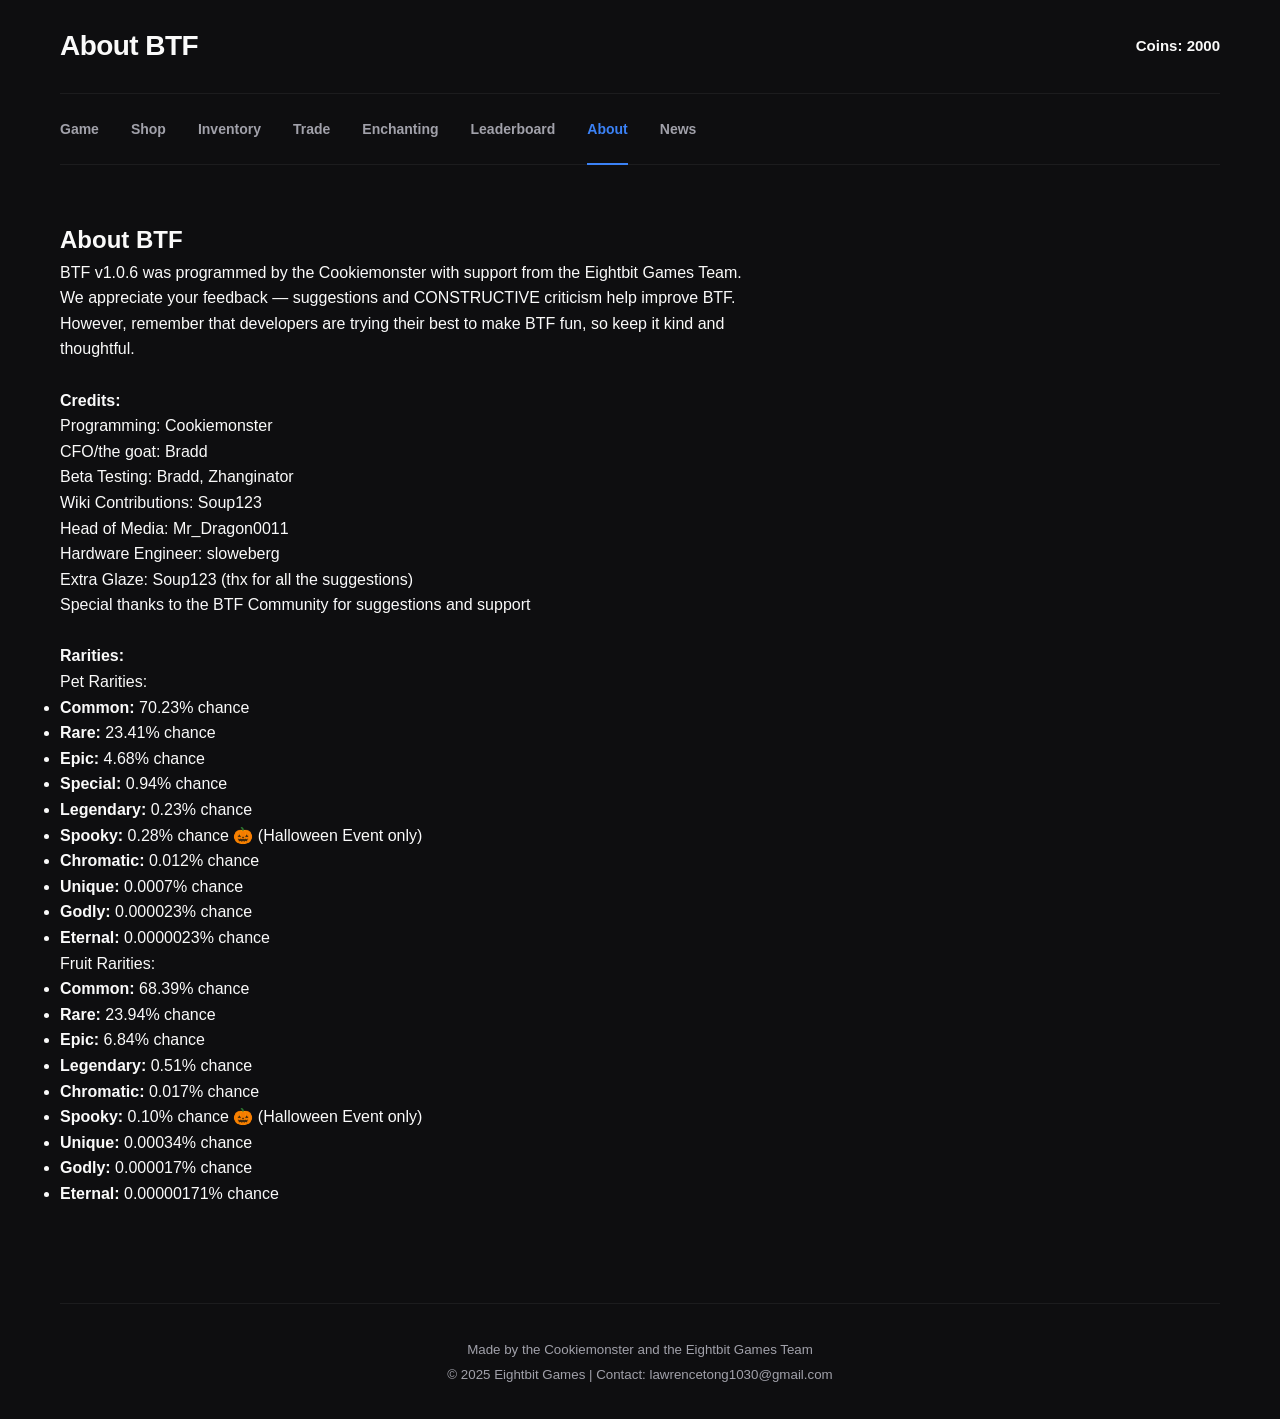
<file: public/about.html>
<!doctype html>
<html lang="en">
<head>
  <meta charset="utf-8" />
  <meta name="viewport" content="width=device-width,initial-scale=1" />
  <title>About — BTF Vibe Edition</title>
  <link rel="icon" type="image/png" href="btf-christmas.png?v=2025-12-02" />
  <link rel="shortcut icon" type="image/png" href="btf-christmas.png?v=2025-12-02" />
  <link rel="apple-touch-icon" href="btf-christmas.png?v=2025-12-02" />
  <link rel="stylesheet" href="index.css" />
</head>
<body>
  <script>(function(){try{var now=Date.now();var start=new Date(2025,10,27,0,0,0).getTime();var end=new Date(2025,11,31,23,59,59).getTime();var active=now>=start&&now<=end;if(active){document.body.classList.add('event-christmas');}}catch(e){}})();</script>
  <!-- Christmas snowflake decorations -->
  <div class="christmas-snow" style="left:10%">❄️</div>
  <div class="christmas-snow" style="left:30%;animation-delay:2s">❄️</div>
  <div class="christmas-snow" style="left:50%;animation-delay:4s">❄️</div>
  <div class="christmas-snow" style="left:70%;animation-delay:1s">❄️</div>
  <div class="christmas-snow" style="left:85%;animation-delay:3s">❄️</div>

  <div class="container">
    <header>
      <h1><span class="christmas-shimmer">About BTF</span></h1>
      <p class="subtitle christmas-subtitle" style="font-size:13px;color:#c41e3a;font-weight:700;margin:4px 0 0 0;text-shadow: 0 1px 2px rgba(0,0,0,0.5);"> Merry Christmas! </p>
      <div class="wallet">Coins: <span id="coins">0</span></div>
    </header>

        <nav class="nav-bar">
            <a href="index.html">Game</a>
            <a href="shop.html">Shop</a>
            <a href="inventory.html">Inventory</a>
            <a href="trade.html">Trade</a>
            <a href="enchant.html">Enchanting</a>
            <a href="leaderboard.html">Leaderboard</a>
            <a href="about.html" class="active">About</a>
            <a href="news.html">News</a>
        </nav>    <main>
      <section class="section">
        <h2>About BTF</h2>
        <p>BTF v1.0.6 was programmed by the Cookiemonster with support from the Eightbit Games Team.</p>
        <p>We appreciate your feedback — suggestions and CONSTRUCTIVE criticism help improve BTF. However, remember that developers are trying their best to make BTF fun, so keep it kind and thoughtful.</p><br>

        <p id="idk">Credits:</p>
        <p>Programming: Cookiemonster</p>
        <p>CFO/the goat: Bradd</p>
        <p>Beta Testing: Bradd, Zhanginator</p>
        <p>Wiki Contributions: Soup123</p>
        <p>Head of Media: Mr_Dragon0011</p>
        <p>Hardware Engineer: sloweberg</p>
        <p>Extra Glaze: Soup123 (thx for all the suggestions)</p>
        <p>Special thanks to the BTF Community for suggestions and support</p><br>

        <p id="idk2">Rarities:</p>

        <p>Pet Rarities:</p>
        <ul>
          <li><strong>Common:</strong> 70.23% chance</li>
          <li><strong>Rare:</strong> 23.41% chance</li>
          <li><strong>Epic:</strong> 4.68% chance</li>
          <li><strong>Special:</strong> 0.94% chance</li>
          <li><strong>Legendary:</strong> 0.23% chance</li>
          <li><strong>Spooky:</strong> 0.28% chance 🎃 (Halloween Event only)</li>
          <li><strong>Chromatic:</strong> 0.012% chance</li>
          <li><strong>Unique:</strong> 0.0007% chance </li>
          <li><strong>Godly:</strong> 0.000023% chance</li>
          <li><strong>Eternal:</strong> 0.0000023% chance</li>
        </ul>
        <p>Fruit Rarities:</p>
        <ul>
          <li><strong>Common:</strong> 68.39% chance</li>
          <li><strong>Rare:</strong> 23.94% chance</li>
          <li><strong>Epic:</strong> 6.84% chance</li>
          <li><strong>Legendary:</strong> 0.51% chance</li>
          <li><strong>Chromatic:</strong> 0.017% chance</li>
          <li><strong>Spooky:</strong> 0.10% chance 🎃 (Halloween Event only)</li>
          <li><strong>Unique:</strong> 0.00034% chance </li>
          <li><strong>Godly:</strong> 0.000017% chance</li>
          <li><strong>Eternal:</strong> 0.00000171% chance</li>
        </ul>
      </section>

      


    </main>

    <footer>
      <small>Made by the Cookiemonster and the Eightbit Games Team</small><br>
      <small>© 2025 Eightbit Games | Contact: lawrencetong1030@gmail.com</small>
    </footer>
  </div>

  <script src="bundle.js"></script>

  
</body>
</html>
</file>
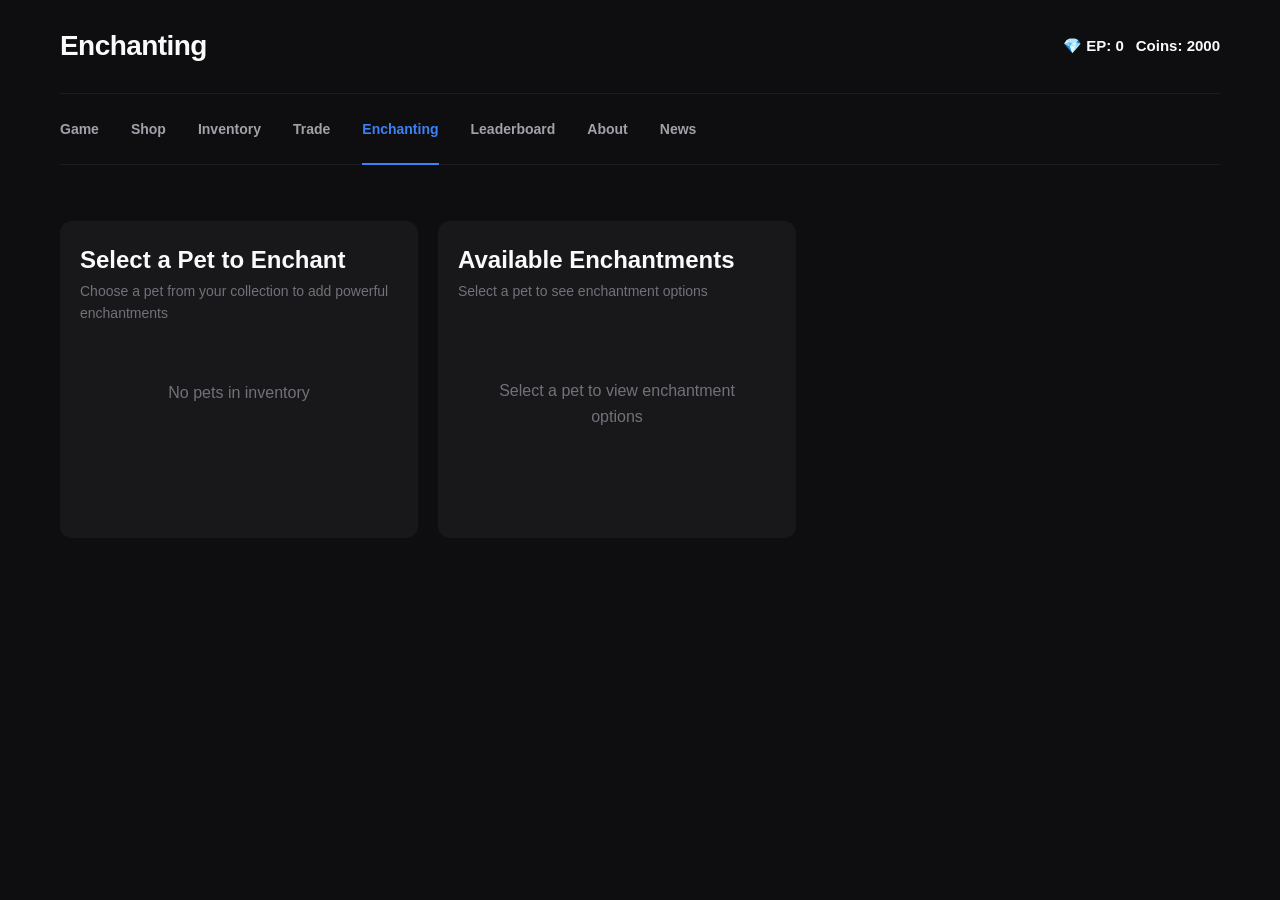
<file: public/enchant.html>
<!doctype html>
<html lang="en">
<head>
    <meta charset="utf-8" />
    <meta name="viewport" content="width=device-width,initial-scale=1" />
    <title>Enchanting - BTF Vibe Edition</title>
    <link rel="icon" type="image/png" href="btf-christmas.png?v=2025-12-02" />
    <link rel="shortcut icon" type="image/png" href="btf-christmas.png?v=2025-12-02" />
    <link rel="apple-touch-icon" href="btf-christmas.png?v=2025-12-02" />
    <link rel="stylesheet" href="index.css" />
    <style>
        .enchant-container {
            display: grid;
            grid-template-columns: 1fr 1fr;
            gap: 20px;
        }
        .enchant-panel {
            background: var(--card);
            border-radius: 12px;
            padding: 20px;
        }
        .pet-grid {
            display: grid;
            grid-template-columns: repeat(auto-fill, minmax(140px, 1fr));
            gap: 12px;
            margin-top: 16px;
        }
        .pet-card {
            background: var(--glass);
            border: 2px solid rgba(255,255,255,0.08);
            border-radius: 10px;
            padding: 12px;
            text-align: center;
            cursor: pointer;
            transition: all 0.2s;
        }
        .pet-card:hover {
            border-color: var(--accent);
            transform: translateY(-2px);
        }
        .pet-card.selected {
            border-color: var(--accent);
            background: rgba(124,58,237,0.2);
        }
        .pet-card .pet-name {
            font-weight: 600;
            font-size: 14px;
            margin: 8px 0 4px 0;
        }
        .pet-card .pet-rarity {
            font-size: 11px;
            text-transform: uppercase;
            opacity: 0.7;
        }
        .enchant-slot {
            background: var(--glass);
            border: 2px dashed rgba(124,58,237,0.3);
            border-radius: 10px;
            padding: 16px;
            margin-bottom: 12px;
            text-align: center;
        }
        .enchant-slot.filled {
            border-style: solid;
            border-color: var(--accent);
            background: rgba(124,58,237,0.15);
        }
        .enchant-option {
            background: var(--glass);
            border: 2px solid rgba(255,255,255,0.08);
            border-radius: 8px;
            padding: 14px;
            margin-bottom: 10px;
            cursor: pointer;
            transition: all 0.2s;
        }
        .enchant-option:hover {
            border-color: var(--accent);
            transform: translateX(4px);
        }
        .enchant-option .enchant-name {
            font-weight: 700;
            font-size: 15px;
            margin-bottom: 4px;
        }
        .enchant-option .enchant-desc {
            font-size: 13px;
            color: var(--muted);
            margin-bottom: 6px;
        }
        .enchant-option .enchant-cost {
            font-size: 12px;
            color: #f59e0b;
            font-weight: 600;
        }
        .tier-badge {
            display: inline-block;
            padding: 2px 8px;
            border-radius: 4px;
            font-size: 11px;
            font-weight: 700;
            margin-left: 6px;
        }
        .tier-1 { background: #10b981; color: white; }
        .tier-2 { background: #3b82f6; color: white; }
        .tier-3 { background: #a855f7; color: white; }
        .rarity-common { color: #9ca3af; }
        .rarity-rare { color: #3b82f6; }
        .rarity-epic { color: #a855f7; }
        .rarity-special { color: #06b6d4; font-weight: 700; }
        .rarity-legendary { color: #f59e0b; }
        .rarity-chromatic { color: #ec4899; }
        .rarity-spooky { color: #f97316; }
        .pet-selector-modal {
            position: fixed;
            inset: 0;
            background: rgba(0,0,0,0.7);
            display: none;
            align-items: center;
            justify-content: center;
            z-index: 9999;
        }
        .pet-selector-modal.show {
            display: flex;
        }
        .pet-selector-content {
            background: var(--card);
            border-radius: 12px;
            padding: 24px;
            max-width: 600px;
            width: 90%;
            max-height: 80vh;
            overflow-y: auto;
            border: 2px solid var(--accent);
        }
        .pet-instance-list {
            display: flex;
            flex-direction: column;
            gap: 8px;
            margin-top: 12px;
        }
        .pet-instance-item {
            background: var(--glass);
            border: 2px solid rgba(255,255,255,0.08);
            border-radius: 8px;
            padding: 12px;
            cursor: pointer;
            transition: all 0.2s;
        }
        .pet-instance-item:hover {
            border-color: var(--accent);
            transform: translateX(4px);
        }
        @media(max-width:880px) {
            .enchant-container {
                grid-template-columns: 1fr;
            }
        }
    </style>
</head>
<body>
    <script>(function(){try{var now=Date.now();var start=new Date(2025,10,27,0,0,0).getTime();var end=new Date(2025,11,31,23,59,59).getTime();var active=now>=start&&now<=end;if(active){document.body.classList.add('event-christmas');}}catch(e){}})();</script>
    <!-- Christmas snowflake decorations -->
    <div class="christmas-snow" style="left:10%">❄️</div>
    <div class="christmas-snow" style="left:30%;animation-delay:2s">❄️</div>
    <div class="christmas-snow" style="left:50%;animation-delay:4s">❄️</div>
    <div class="christmas-snow" style="left:70%;animation-delay:1s">❄️</div>
    <div class="christmas-snow" style="left:85%;animation-delay:3s">❄️</div>

    <div class="container">
        <header>
            <h1><span class="christmas-shimmer">Enchanting</span></h1>
            <p class="subtitle christmas-subtitle" style="font-size:13px;color:#c41e3a;font-weight:700;margin:4px 0 0 0;text-shadow: 0 1px 2px rgba(0,0,0,0.5);"> Merry Christmas!</p>
            <div style="text-align:right">
                <div class="wallet">
                    <div style="display:flex;align-items:center;gap:12px;justify-content:flex-end">
                        <span>💎 EP: <span id="enchantPoints">0</span></span>
                        <span>Coins: <span id="coins">0</span></span>
                    </div>
                </div>
            </div>
        </header>

        <nav class="nav-bar">
            <a href="index.html">Game</a>
            <a href="shop.html">Shop</a>
            <a href="inventory.html">Inventory</a>
            <a href="trade.html">Trade</a>
            <a href="enchant.html" class="active">Enchanting</a>
            <a href="leaderboard.html">Leaderboard</a>
            <a href="about.html">About</a>
            <a href="news.html">News</a>
        </nav>

        <main>
            <div class="enchant-container">
                <!-- Pet Selection -->
                <div class="enchant-panel">
                    <h2 style="margin-top:0">Select a Pet to Enchant</h2>
                    <p style="color:var(--muted);font-size:14px">Choose a pet from your collection to add powerful enchantments</p>
                    
                    <div id="petGrid" class="pet-grid">
                        <!-- Pets will be populated here -->
                    </div>
                </div>

                <!-- Enchantment Options -->
                <div class="enchant-panel">
                    <h2 style="margin-top:0">Available Enchantments</h2>
                    <p style="color:var(--muted);font-size:14px;margin-bottom:16px">Select a pet to see enchantment options</p>
                    
                    <div id="selectedPetInfo" style="display:none;margin-bottom:16px;padding:12px;background:var(--glass);border-radius:8px;border:2px solid var(--accent)">
                        <div style="font-weight:700;font-size:16px;margin-bottom:4px" id="selectedPetName"></div>
                        <div style="font-size:13px;color:var(--muted)" id="selectedPetEnchants">No enchantments yet</div>
                    </div>

                    <div id="enchantOptions" style="min-height:200px">
                        <p style="color:var(--muted);text-align:center;padding:60px 20px">Select a pet to view enchantment options</p>
                    </div>
                </div>
            </div>
        </main>
    </div>

    <!-- Pet Instance Selector Modal -->
    <div id="petSelectorModal" class="pet-selector-modal">
        <div class="pet-selector-content">
            <div style="display:flex;justify-content:space-between;align-items:center;margin-bottom:16px">
                <h2 style="margin:0" id="petSelectorTitle">Select Which Pet to Enchant</h2>
                <button id="closePetSelector" class="muted" style="padding:6px 12px">✕</button>
            </div>
            <div id="petInstanceList" class="pet-instance-list">
                <!-- Pet instances will be populated here -->
            </div>
        </div>
    </div>

    <script src="bundle.js"></script>

    
</body>
</html>
</file>
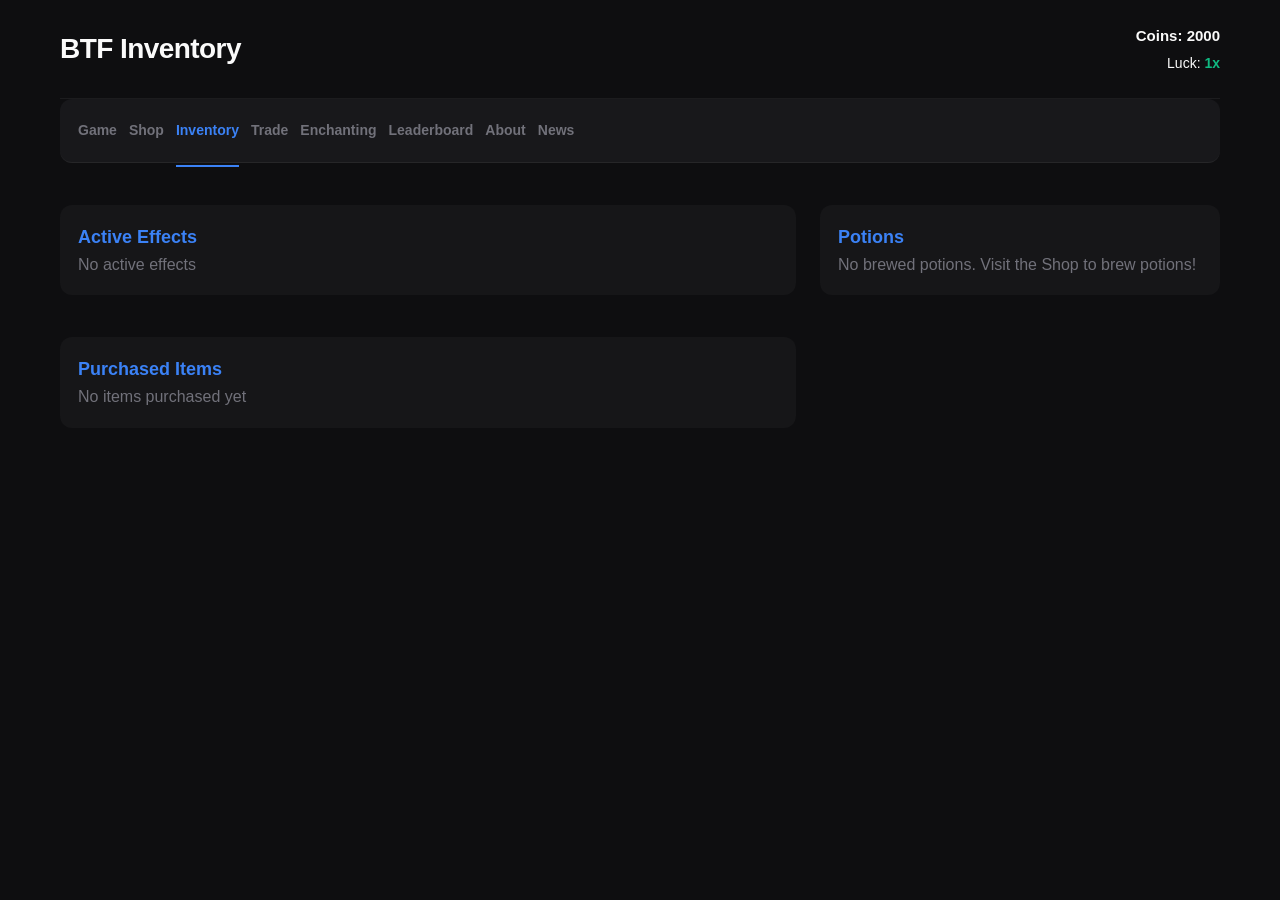
<file: public/inventory.html>
<!doctype html>
<html lang="en">
<head>
    <meta charset="utf-8" />
    <meta name="viewport" content="width=device-width,initial-scale=1" />
    <title>BTF Vibe Edition</title>
    <link rel="icon" type="image/png" href="btf-christmas.png?v=2025-12-02" />
    <link rel="shortcut icon" type="image/png" href="btf-christmas.png?v=2025-12-02" />
    <link rel="apple-touch-icon" href="btf-christmas.png?v=2025-12-02" />
    <link rel="stylesheet" href="index.css" />
    <style>
        .nav-bar {
            background: var(--card);
            padding: 12px 18px;
            border-radius: 12px;
            display: flex;
            gap: 12px;
            margin-bottom: 18px;
        }
        .nav-bar a {
            text-decoration: none;
            color: var(--muted);
            font-weight: 600;
        }
        .nav-bar a.active {
            color: var(--accent);
        }
        .inventory-section {
            background: var(--glass);
            border-radius: 12px;
            padding: 18px;
            margin-bottom: 18px;
        }
        .inventory-section h2 {
            margin-top: 0;
            font-size: 18px;
            color: var(--accent);
        }
        .items-grid {
            display: grid;
            grid-template-columns: repeat(auto-fill, minmax(200px, 1fr));
            gap: 12px;
        }
        .item-card {
            background: var(--card);
            border-radius: 8px;
            padding: 12px;
            display: flex;
            align-items: center;
            gap: 12px;
        }
        .item-icon {
            font-size: 24px;
            width: 48px;
            height: 48px;
            background: var(--glass);
            border-radius: 8px;
            display: flex;
            align-items: center;
            justify-content: center;
        }
        .item-info h3 {
            margin: 0 0 4px 0;
            font-size: 15px;
        }
        .item-info p {
            margin: 0;
            font-size: 13px;
            color: var(--muted);
        }
        .effect-active {
            color: #10b981;
            font-weight: 600;
        }
        .pet-detail-modal {
            position: fixed;
            inset: 0;
            background: rgba(0,0,0,0.7);
            display: none;
            align-items: center;
            justify-content: center;
            z-index: 9999;
        }
        .pet-detail-modal.show {
            display: flex;
        }
        .pet-detail-content {
            background: var(--card);
            border-radius: 12px;
            padding: 24px;
            max-width: 500px;
            width: 90%;
            border: 2px solid var(--accent);
        }
        .enchant-badge {
            display: inline-block;
            padding: 4px 10px;
            border-radius: 6px;
            font-size: 12px;
            font-weight: 600;
            margin: 4px 4px 4px 0;
        }
        .enchant-tier-1 { background: #6d7774; color: white; }
        .enchant-tier-2 { background: #0048ff; color: white; }
        .enchant-tier-3 { background: #c300ff; color: white; }
    </style>
</head>
<body>
    <script>(function(){try{var now=Date.now();var start=new Date(2025,10,27,0,0,0).getTime();var end=new Date(2025,11,31,23,59,59).getTime();var active=now>=start&&now<=end;if(active){document.body.classList.add('event-christmas');}}catch(e){}})();</script>
    <!-- Christmas snowflake decorations -->
    <div class="christmas-snow" style="left:10%">❄️</div>
    <div class="christmas-snow" style="left:30%;animation-delay:2s">❄️</div>
    <div class="christmas-snow" style="left:50%;animation-delay:4s">❄️</div>
    <div class="christmas-snow" style="left:70%;animation-delay:1s">❄️</div>
    <div class="christmas-snow" style="left:85%;animation-delay:3s">❄️</div>

    <div class="container">
        <header>
            <h1><span class="christmas-shimmer">BTF Inventory</span></h1>
            <p class="subtitle christmas-subtitle" style="font-size:13px;color:#c41e3a;font-weight:700;margin:4px 0 0 0;text-shadow: 0 1px 2px rgba(0,0,0,0.5);"> Merry Christmas! </p>
            <div style="text-align:right">
                <div class="wallet" style="position:relative">Coins: <span id="coins">0</span></div>
                <div style="font-size:14px;margin-top:4px">Luck: <span id="luckMultiplier" style="color:#10b981;font-weight:600">1x</span></div>
            </div>
        </header>

        <nav class="nav-bar">
            <a href="index.html">Game</a>
            <a href="shop.html">Shop</a>
            <a href="inventory.html" class="active">Inventory</a>
            <a href="trade.html">Trade</a>
            <a href="enchant.html">Enchanting</a>
            <a href="leaderboard.html">Leaderboard</a>
            <a href="about.html">About</a>
            <a href="news.html">News</a>
        </nav>

        <main>
            <section class="inventory-section">
                <h2>Active Effects</h2>
                <div id="activeEffects" class="items-grid">
                    <!-- Active potions will be listed here -->
                </div>
            </section>

            <section class="inventory-section">
                <h2>Potions</h2>
                <div id="brewedPotions" class="items-grid">
                    <!-- Brewed potions will be listed here -->
                </div>
            </section>

            <section class="inventory-section">
                <h2>Purchased Items</h2>
                <div id="purchasedItems" class="items-grid">
                    <!-- Purchased items will be listed here -->
                </div>
            </section>
        </main>
    </div>

    <!-- Pet Detail Modal -->
    <div id="petDetailModal" class="pet-detail-modal">
        <div class="pet-detail-content">
            <div style="display:flex;justify-content:space-between;align-items:center;margin-bottom:16px">
                <h2 style="margin:0" id="petDetailName">Pet Details</h2>
                <button id="closePetDetail" class="muted" style="padding:6px 12px">✕</button>
            </div>
            <div id="petDetailEnchants" style="margin-top:12px">
                <div style="font-weight:700;margin-bottom:8px">Enchantments:</div>
                <div id="enchantList"></div>
            </div>
        </div>
    </div>

    <script src="bundle.js"></script>

    
</body>
</html>
</file>
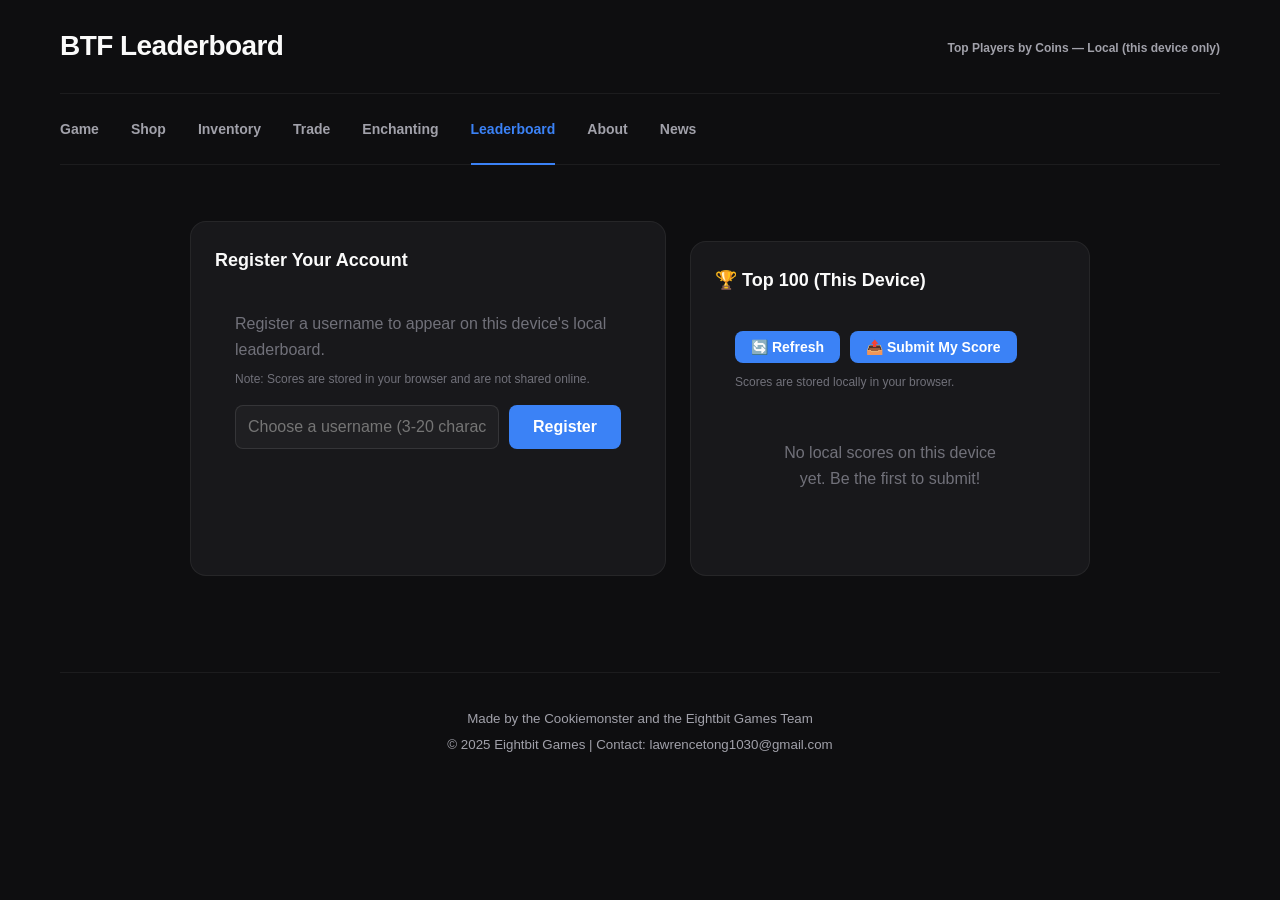
<file: public/leaderboard.html>
<!doctype html>
<html lang="en">
	<head>
		<meta charset="utf-8" />
		<meta name="viewport" content="width=device-width,initial-scale=1" />
		<title>Leaderboard - BTF</title>
		<link rel="stylesheet" href="index.css" />
		<link rel="icon" type="image/png" href="btf-christmas.png?v=2025-12-02" />
		<link rel="shortcut icon" type="image/png" href="btf-christmas.png?v=2025-12-02" />
		<link rel="apple-touch-icon" href="btf-christmas.png?v=2025-12-02" />
	</head>
	<body>
		<script>(function(){try{var now=Date.now();var start=new Date(2025,10,27,0,0,0).getTime();var end=new Date(2025,11,31,23,59,59).getTime();var active=now>=start&&now<=end;if(active){document.body.classList.add('event-christmas');}}catch(e){}})();</script>
		<!-- Christmas snowflake decorations -->
		<div class="christmas-snow" style="left:10%">❄️</div>
		<div class="christmas-snow" style="left:30%;animation-delay:2s">❄️</div>
		<div class="christmas-snow" style="left:50%;animation-delay:4s">❄️</div>
		<div class="christmas-snow" style="left:70%;animation-delay:1s">❄️</div>
		<div class="christmas-snow" style="left:85%;animation-delay:3s">❄️</div>

		<div class="container">
			<header>
				<h1><span class="christmas-shimmer">BTF Leaderboard</span></h1>
				<p class="subtitle christmas-subtitle" style="font-size:13px;color:#c41e3a;font-weight:700;margin:4px 0 0 0;text-shadow: 0 1px 2px rgba(0,0,0,0.5);"> Merry Christmas! </p>
				<div class="subtitle">Top Players by Coins — Local (this device only)</div>
			</header>

			<nav class="nav-bar">
				<a href="index.html">Game</a>
				<a href="shop.html">Shop</a>
				<a href="inventory.html">Inventory</a>
				<a href="trade.html">Trade</a>
				<a href="enchant.html">Enchanting</a>
				<a href="leaderboard.html" class="active">Leaderboard</a>
				<a href="about.html">About</a>
				<a href="news.html">News</a>
			</nav>

			<main style="max-width:900px;margin:0 auto">
				<!-- Registration Section -->
				<section class="gacha" id="registerSection">
					<div class="banner">Register Your Account</div>
					<div style="padding:20px">
						<p id="registrationStatus" style="margin-bottom:8px;color:var(--muted)">
							Register a username to appear on this device's local leaderboard.
						</p>
						<p style="margin:0 0 16px 0;color:var(--muted);font-size:12px">
							Note: Scores are stored in your browser and are not shared online.
						</p>
						<div style="display:flex;gap:10px;margin-bottom:12px">
							<input 
								type="text" 
								id="usernameInput" 
								placeholder="Choose a username (3-20 characters)" 
								maxlength="20"
								style="flex:1;padding:12px;border-radius:8px;border:1px solid rgba(255,255,255,0.1);background:var(--glass);color:white;font-size:16px"
							/>
							<button id="registerBtn" style="padding:12px 24px;font-size:16px">Register</button>
						</div>
						<div id="currentUsername" style="display:none;padding:12px;background:var(--glass);border-radius:8px;border:1px solid rgba(16,185,129,0.3)">
							<span style="color:var(--muted)">Registered as:</span> 
							<span id="displayUsername" style="color:#10b981;font-weight:600;margin-left:8px"></span>
							<button id="changeUsernameBtn" class="muted" style="margin-left:12px;padding:6px 12px">Change Username</button>
						</div>
					</div>
				</section>

				<!-- Leaderboard Table -->
				<section class="gacha" style="margin-top:20px">
					<div class="banner">🏆 Top 100 (This Device)</div>
					<div style="padding:20px">
						<div style="margin-bottom:8px;display:flex;gap:10px;align-items:center;flex-wrap:wrap">
							<button id="refreshLeaderboard" style="padding:8px 16px">🔄 Refresh</button>
							<button id="submitScore" style="padding:8px 16px;background:var(--accent)">📤 Submit My Score</button>
							<span style="color:var(--muted);font-size:12px">Scores are stored locally in your browser.</span>
						</div>
						<div id="leaderboardList" style="max-height:600px;overflow-y:auto">
							<p style="text-align:center;color:var(--muted);padding:40px">Loading local leaderboard…</p>
						</div>
					</div>
				</section>
			</main>

			<footer>
				<small>Made by the Cookiemonster and the Eightbit Games Team</small><br>
				<small>© 2025 Eightbit Games | Contact: lawrencetong1030@gmail.com</small>
			</footer>
		</div>

		<!-- Player Inventory Modal -->
		<div id="playerInventoryModal" class="modal" style="display:none">
			<div class="modal-backdrop"></div>
			<div class="modal-panel" style="max-width:800px">
				<div class="modal-header">
					<h3 id="playerInventoryTitle">Player Inventory</h3>
					<button id="closePlayerInventory" class="muted">Close</button>
				</div>
				<div class="modal-body">
					<div style="margin-bottom:20px">
						<div style="display:flex;justify-content:space-between;margin-bottom:12px">
							<div>
								<strong style="color:#ffd700">Coins:</strong> 
								<span id="playerCoins" style="color:white;margin-left:8px"></span>
							</div>
							<div>
								<strong style="color:#a855f7">Rank:</strong> 
								<span id="playerRank" style="color:white;margin-left:8px"></span>
							</div>
						</div>
					</div>

					<h4 style="margin:16px 0 12px 0;color:var(--muted)">Pets</h4>
					<div id="playerPetsList" class="inventory-list" style="max-height:250px;overflow-y:auto"></div>

					<h4 style="margin:16px 0 12px 0;color:var(--muted)">Fruits</h4>
					<div id="playerFruitsList" class="inventory-list" style="max-height:250px;overflow-y:auto"></div>
				</div>
			</div>
		</div>

		<script src="bundle.js"></script>

		
	</body>
</html>
</file>
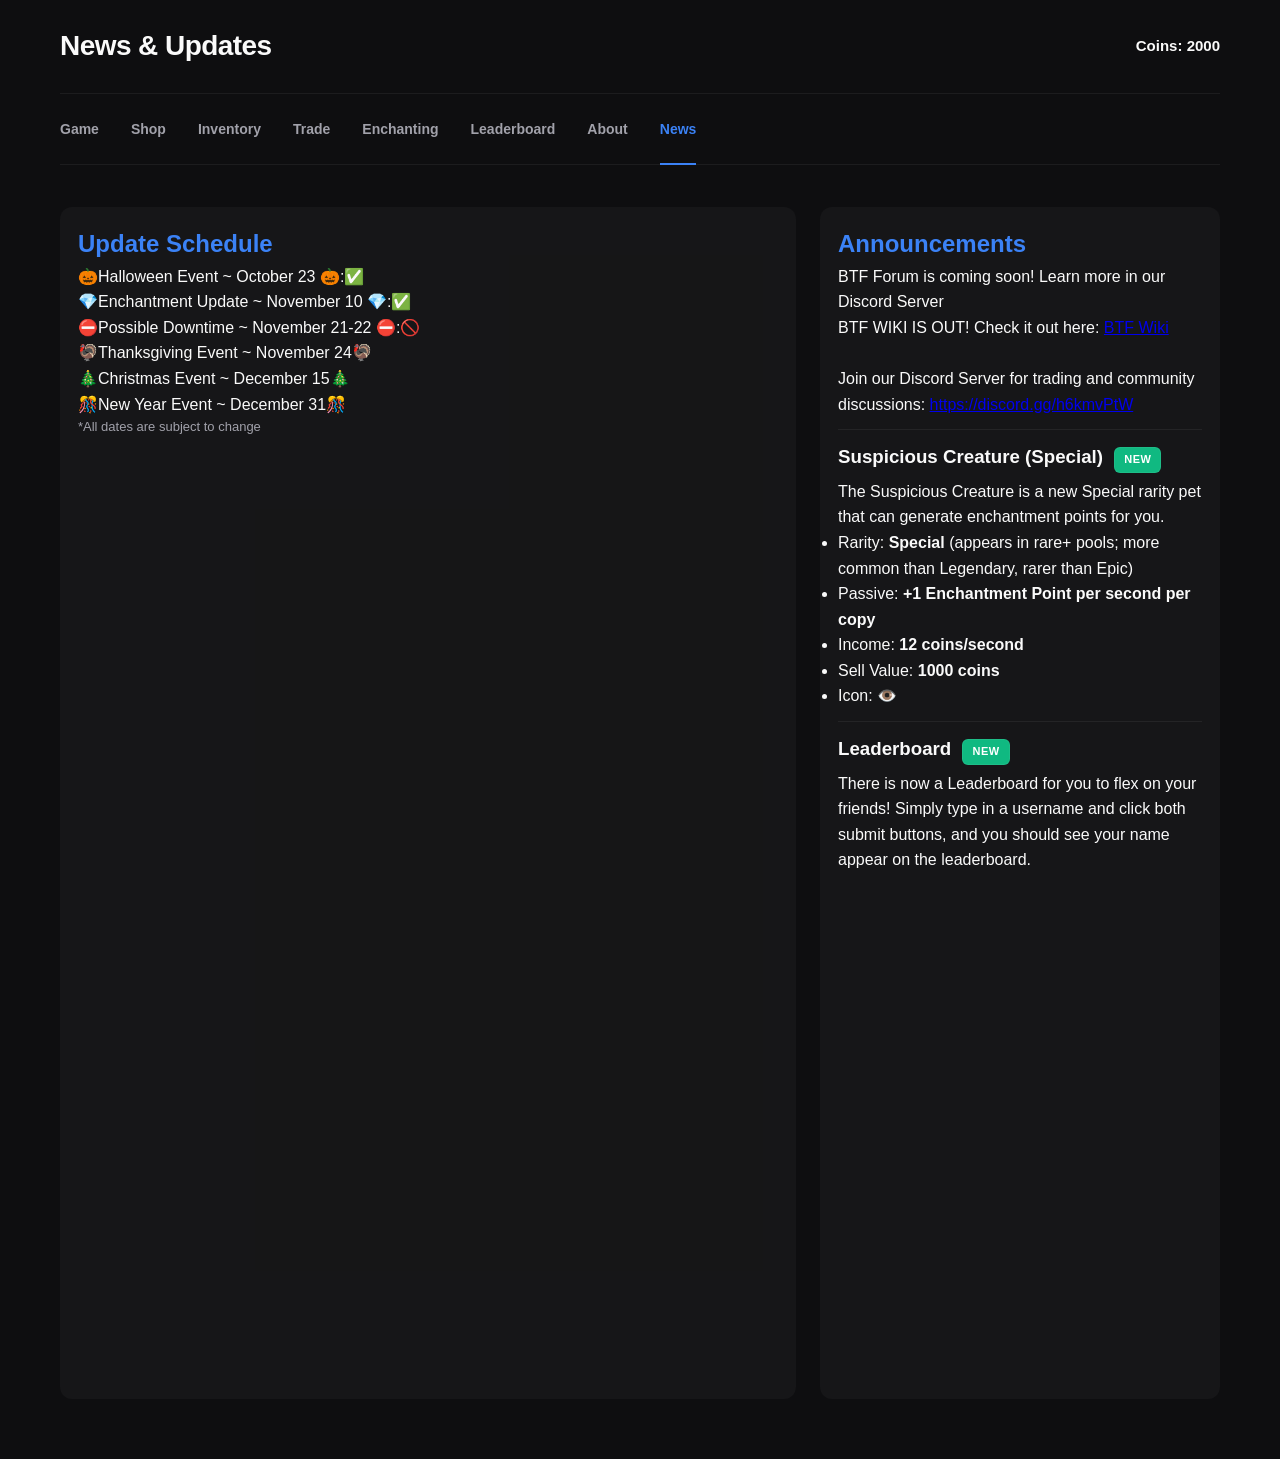
<file: public/news.html>
<!doctype html>
<html lang="en">
<head>
  <meta charset="utf-8" />
  <meta name="viewport" content="width=device-width,initial-scale=1" />
  <title>BTF Vibe Edition</title>
  <link rel="icon" type="image/png" href="btf-christmas.png?v=2025-12-02" />
  <link rel="shortcut icon" type="image/png" href="btf-christmas.png?v=2025-12-02" />
  <link rel="apple-touch-icon" href="btf-christmas.png?v=2025-12-02" />
  <link rel="stylesheet" href="index.css" />
  <style>
    .nav-bar { margin-bottom: 18px; }
    .section { background: var(--glass); padding: 18px; border-radius: 12px; margin-bottom: 12px; }
    .section h2 { margin-top: 0; color: var(--accent); }
  </style>
</head>
<body>
  <script>(function(){try{var now=Date.now();var start=new Date(2025,10,27,0,0,0).getTime();var end=new Date(2025,11,31,23,59,59).getTime();var active=now>=start&&now<=end;if(active){document.body.classList.add('event-christmas');}}catch(e){}})();</script>
  <!-- Christmas snowflake decorations -->
  <div class="christmas-snow" style="left:10%">❄️</div>
  <div class="christmas-snow" style="left:30%;animation-delay:2s">❄️</div>
  <div class="christmas-snow" style="left:50%;animation-delay:4s">❄️</div>
  <div class="christmas-snow" style="left:70%;animation-delay:1s">❄️</div>
  <div class="christmas-snow" style="left:85%;animation-delay:3s">❄️</div>

  <div class="container">
    <header>
      <h1><span class="christmas-shimmer">News & Updates</span></h1>
        <p class="subtitle christmas-subtitle" style="font-size:13px;color:#c41e3a;font-weight:700;margin:4px 0 0 0;text-shadow: 0 1px 2px rgba(0,0,0,0.5);"> Merry Christmas! </p>
      <div class="wallet">Coins: <span id="coins">0</span></div>
    </header>

        <nav class="nav-bar">
            <a href="index.html">Game</a>
            <a href="shop.html">Shop</a>
            <a href="inventory.html">Inventory</a>
            <a href="trade.html">Trade</a>
            <a href="enchant.html">Enchanting</a>
            <a href="leaderboard.html">Leaderboard</a>
            <a href="about.html">About</a>
            <a href="news.html" class="active">News</a>
        </nav>    <main>
      <section class="section">
        <h2>Update Schedule</h2>
        <p>🎃Halloween Event ~ October 23 🎃:✅</p>
        <p>💎Enchantment Update ~ November 10 💎:✅</p>
        <p>⛔Possible Downtime ~ November 21-22 ⛔:🚫</p>
        <p>🦃Thanksgiving Event ~ November 24🦃</p>
        <p>🎄Christmas Event ~ December 15🎄</p>
        <p>🎊New Year Event ~ December 31🎊</p>
        <p id="disclaimer">*All dates are subject to change</p>
      </section>

      <section class="section">
        <h2>Announcements</h2>
        <p>BTF Forum is coming soon! Learn more in our Discord Server</p>
        <p>BTF WIKI IS OUT! Check it out here: <a href="https://btfthegame.fandom.com/wiki/BTF_Wiki">BTF Wiki</a></p><br>
        <p>Join our Discord Server for trading and community discussions: <a href="https://discord.gg/h6kmvPtW">https://discord.gg/h6kmvPtW</a></p>
        <hr style="border:none;border-top:1px solid rgba(255,255,255,0.06);margin:12px 0" />
        <h3 style="margin:8px 0 6px 0">Suspicious Creature (Special) <span class="badge new" style="margin-left:6px">NEW</span></h3>
        <p>The Suspicious Creature is a new Special rarity pet that can generate enchantment points for you.</p>
        <ul>
          <li>Rarity: <strong>Special</strong> (appears in rare+ pools; more common than Legendary, rarer than Epic)</li>
          <li>Passive: <strong>+1 Enchantment Point per second per copy</strong></li>
          <li>Income: <strong>12 coins/second</strong></li>
          <li>Sell Value: <strong>1000 coins</strong></li>
          <li>Icon: <strong>👁️</strong></li>
        </ul>
        <hr style="border:none;border-top:1px solid rgba(255,255,255,0.06);margin:12px 0" />
        <h3 style="margin:8px 0 6px 0">Leaderboard <span class="badge new" style="margin-left:6px">NEW</span></h3>
        <p>There is now a Leaderboard for you to flex on your friends! Simply type in a username and click both submit buttons, and you should see your name appear on the leaderboard.</p>
        <iframe src="https://discord.com/widget?id=1292853459032477848&theme=dark" width="350" height="500" allowtransparency="true" frameborder="0" sandbox="allow-popups allow-popups-to-escape-sandbox allow-same-origin allow-scripts"></iframe>
      </section>
    </main>

  </div>
  <script src="bundle.js"></script>

  
</body>
</html>
</file>
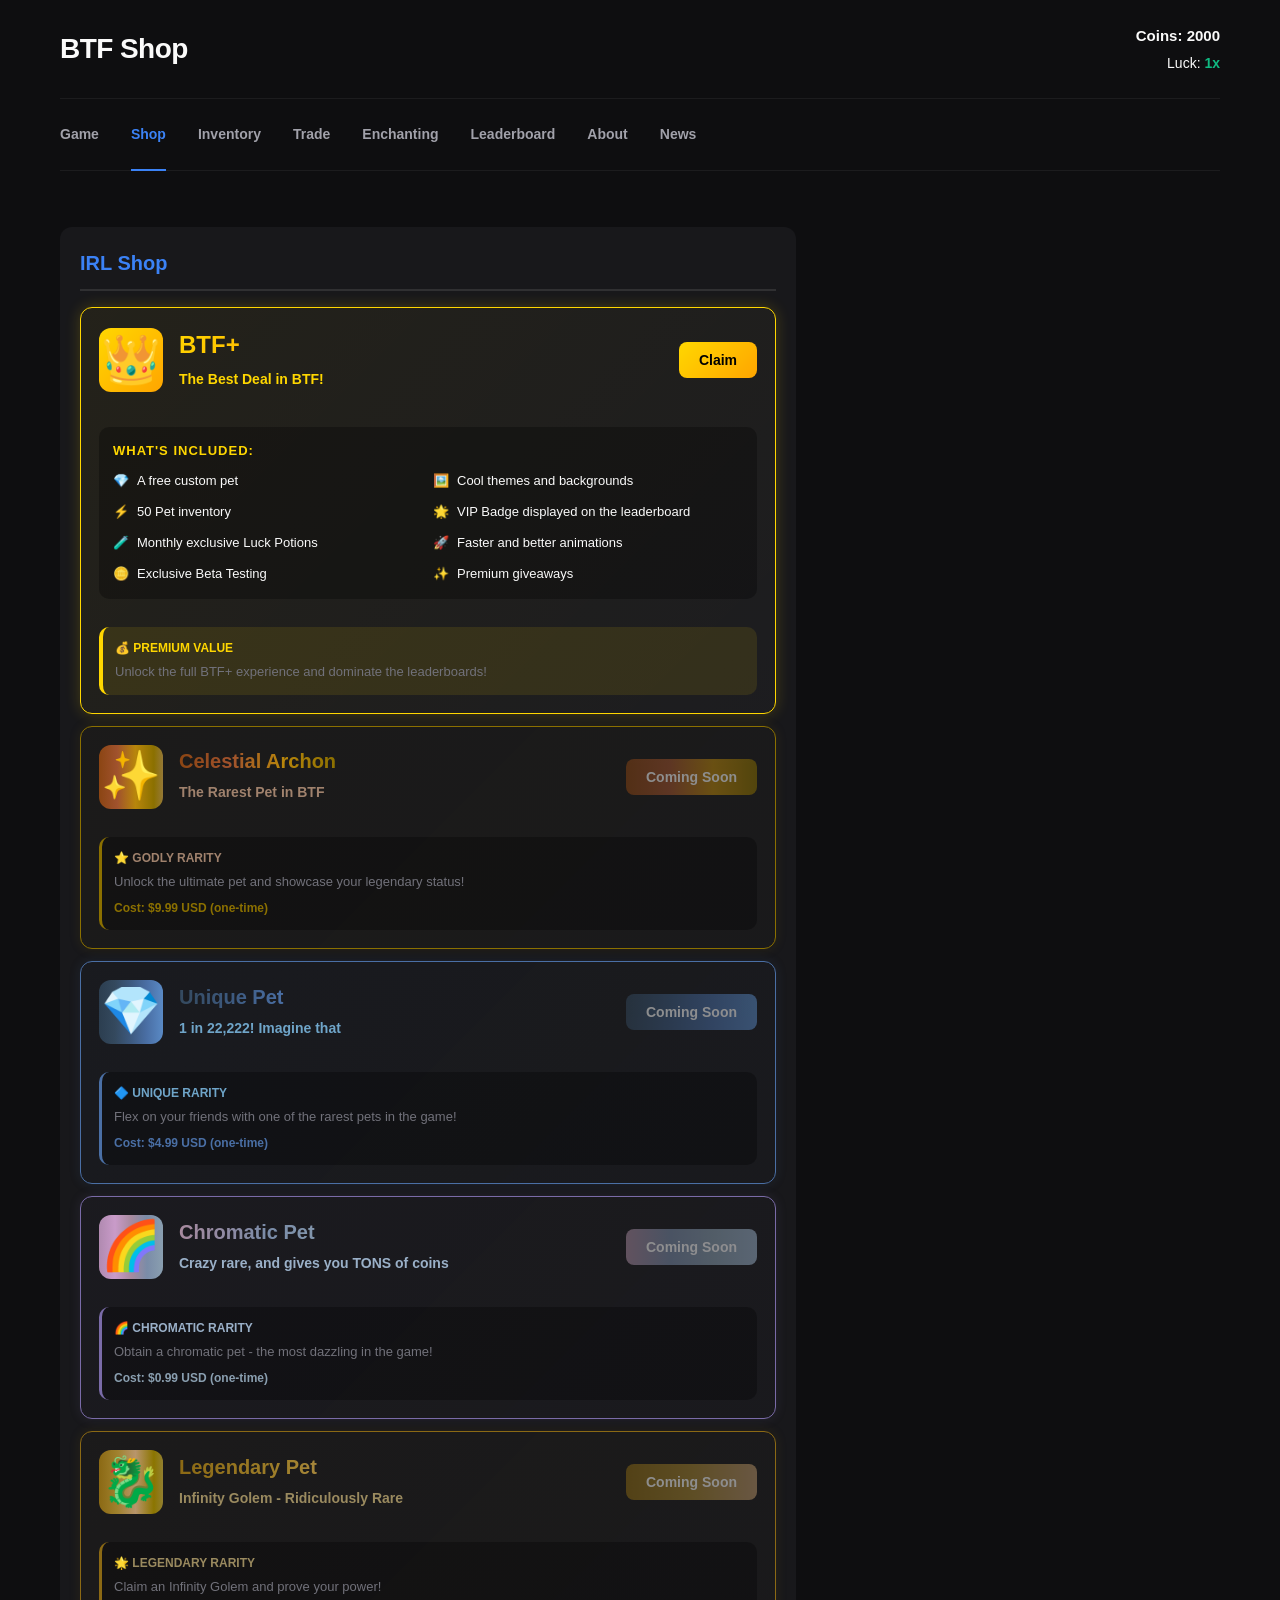
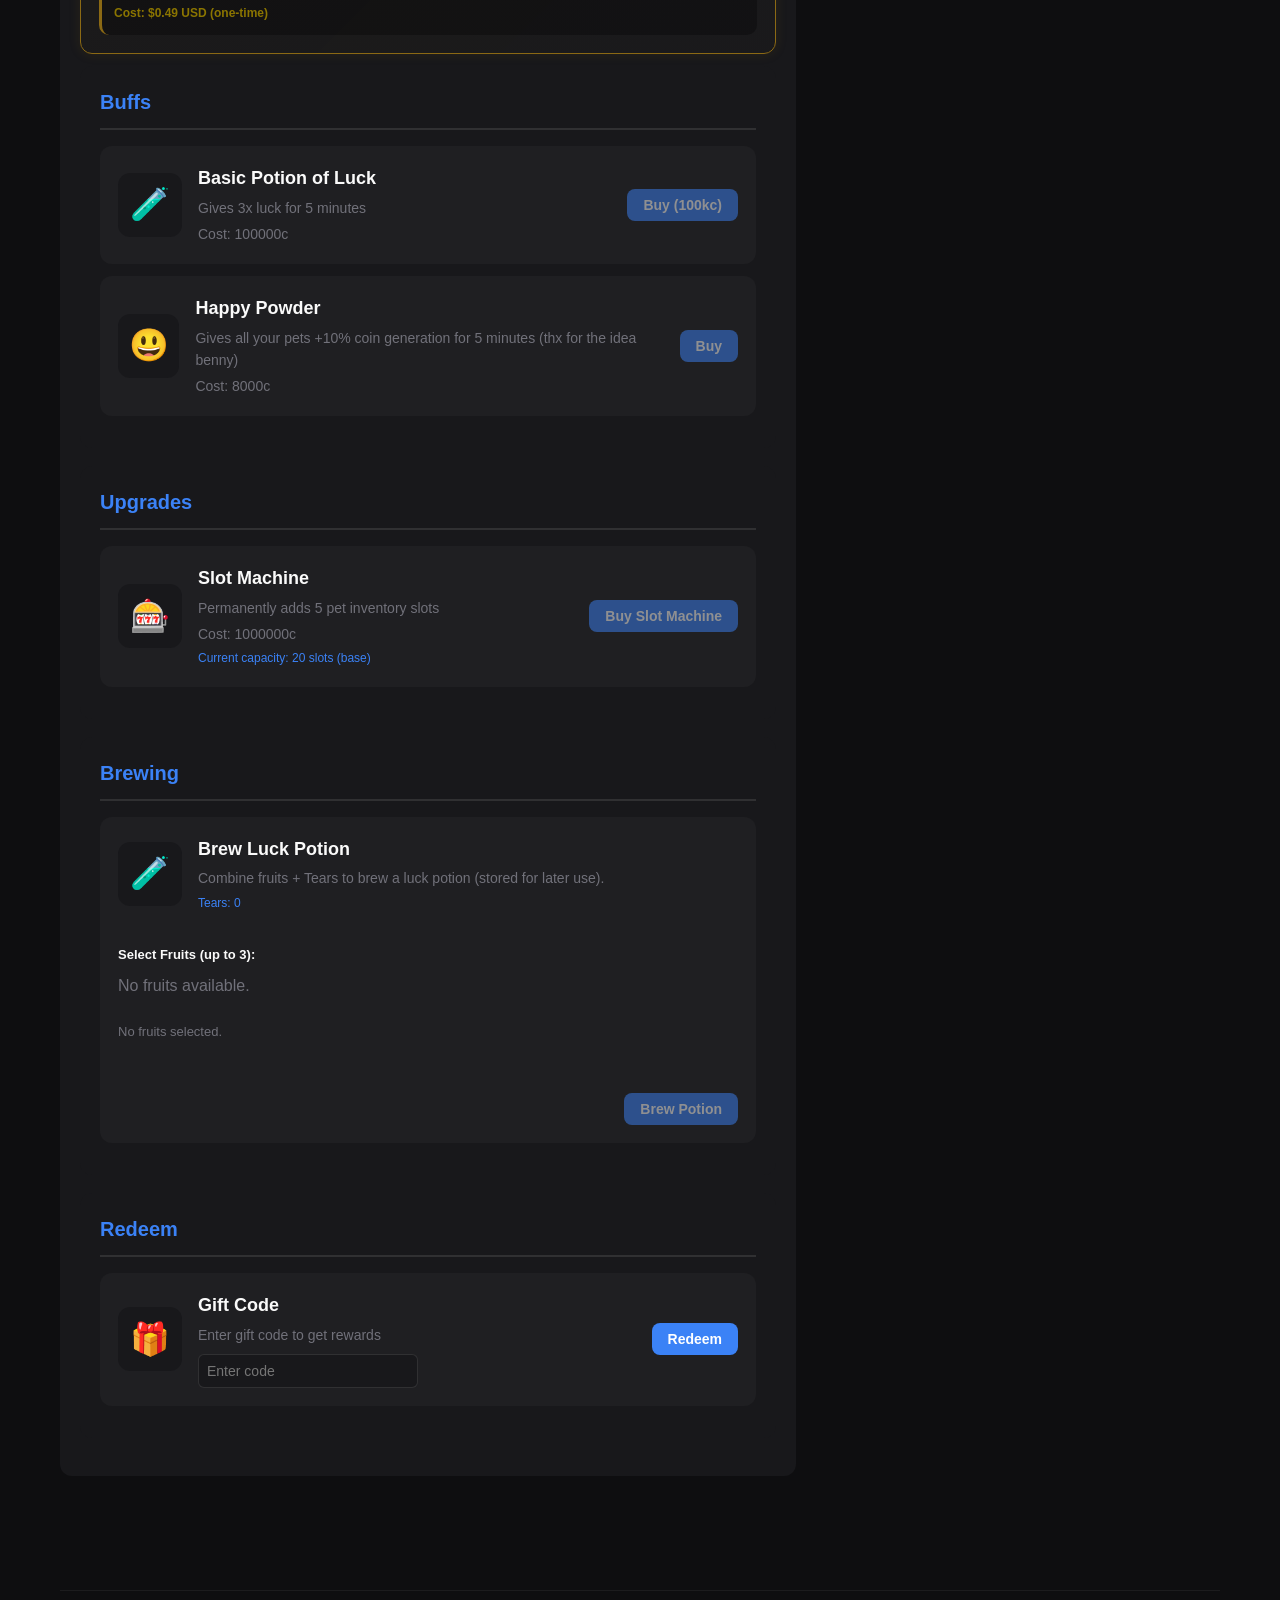
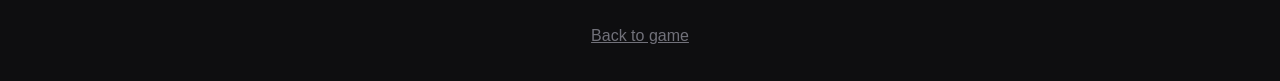
<file: public/shop.html>
<!doctype html>
<html lang="en">
<head>
    <meta charset="utf-8" />
    <meta name="viewport" content="width=device-width,initial-scale=1" />
    <title>BTF Vibe Edition</title>
    <link rel="icon" type="image/png" href="btf-christmas.png?v=2025-12-02" />
    <link rel="shortcut icon" type="image/png" href="btf-christmas.png?v=2025-12-02" />
    <link rel="apple-touch-icon" href="btf-christmas.png?v=2025-12-02" />
    <link rel="stylesheet" href="index.css" />
    <style>
        .shop-section {
            background: var(--card);
            border-radius: 12px;
            padding: 20px;
            margin-bottom: 18px;
        }
        .shop-section h2 {
            margin: 0 0 16px 0;
            font-size: 20px;
            color: var(--accent);
            border-bottom: 2px solid rgba(255,255,255,0.1);
            padding-bottom: 10px;
        }
        .shop-item {
            background: var(--glass);
            border-radius: 12px;
            padding: 18px;
            display: flex;
            align-items: center;
            gap: 16px;
            margin-bottom: 12px;
        }
        .item-icon {
            font-size: 32px;
            background: var(--card);
            width: 64px;
            height: 64px;
            display: flex;
            align-items: center;
            justify-content: center;
            border-radius: 12px;
        }
        .item-details h3 {
            margin: 0 0 4px 0;
            font-size: 18px;
        }
        .item-details p {
            margin: 0;
            color: var(--muted);
            font-size: 14px;
        }
        .buy-btn {
            margin-left: auto;
            background: var(--accent);
            border: 0;
            padding: 8px 16px;
            border-radius: 8px;
            color: white;
            font-weight: 600;
            cursor: pointer;
        }
        .buy-btn:disabled {    
            opacity: 0.5;
            cursor: not-allowed;
        }
        .timer {
            color: var(--accent);
            font-weight: 600;
            margin-left: 8px;
        }
    </style>
</head>
<body>
    <script>(function(){try{var now=Date.now();var start=new Date(2025,10,27,0,0,0).getTime();var end=new Date(2025,11,31,23,59,59).getTime();var active=now>=start&&now<=end;if(active){document.body.classList.add('event-christmas');}}catch(e){}})();</script>
    <!-- Christmas snowflake decorations -->
    <div class="christmas-snow" style="left:10%">❄️</div>
    <div class="christmas-snow" style="left:30%;animation-delay:2s">❄️</div>
    <div class="christmas-snow" style="left:50%;animation-delay:4s">❄️</div>
    <div class="christmas-snow" style="left:70%;animation-delay:1s">❄️</div>
    <div class="christmas-snow" style="left:85%;animation-delay:3s">❄️</div>
    
    <div class="container">
        <header>
            <h1><span class="christmas-shimmer">BTF Shop</span></h1>
            <p class="subtitle christmas-subtitle" style="font-size:13px;color:#c41e3a;font-weight:700;margin:4px 0 0 0;text-shadow: 0 1px 2px rgba(0,0,0,0.5);"> Merry Christmas! </p>
            <div style="text-align:right">
                <div class="wallet" style="position:relative">Coins: <span id="coins">0</span></div>
                <div style="font-size:14px;margin-top:4px">Luck: <span id="luckMultiplier" style="color:#10b981;font-weight:600">1x</span></div>
            </div>
        </header>

        <nav class="nav-bar">
            <a href="index.html">Game</a>
            <a href="shop.html" class="active">Shop</a>
            <a href="inventory.html">Inventory</a>
            <a href="trade.html">Trade</a>
            <a href="enchant.html">Enchanting</a>
            <a href="leaderboard.html">Leaderboard</a>
            <a href="about.html">About</a>
            <a href="news.html">News</a>
        </nav>

        <main>

            <section class="shop-section">
                <h2>IRL Shop</h2>

                <section class="shop-item" id="btfPlusItem" style="flex-direction:column;align-items:stretch;position:relative;overflow:hidden;border:1px solid #FFD700;background:linear-gradient(135deg, rgba(255,215,0,0.05) 0%, rgba(255,255,255,0.02) 100%);box-shadow:0 0 15px rgba(255,215,0,0.2);animation:btfPlusPulse 4s ease-in-out infinite;">
                    <div style="display:flex;align-items:center;gap:16px;margin-bottom:16px;">
                        <div class="item-icon" style="background:linear-gradient(135deg, #FFD700 0%, #FFA500 100%);font-size:48px;animation:btfPlusFloat 4s ease-in-out infinite;">👑</div>
                        <div class="item-details">
                            <h3 style="font-size:24px;background:linear-gradient(135deg, #FFD700, #FFA500);-webkit-background-clip:text;-webkit-text-fill-color:transparent;background-clip:text;margin:0;">BTF+</h3>
                            <p style="color:#FFD700;font-weight:600;margin:4px 0;">The Best Deal in BTF!</p>
                        </div>
                        <button id="claimBTFPlus" class="buy-btn" style="background:linear-gradient(135deg, #FFD700, #FFA500);color:#000;font-weight:700;padding:10px 20px;border-radius:8px;cursor:pointer;pointer-events:auto;">Claim</button>
                    </div>
                    <div style="background:rgba(0,0,0,0.3);border-radius:10px;padding:14px;margin-bottom:12px;">
                        <p style="margin:0;color:#FFD700;font-weight:600;font-size:13px;text-transform:uppercase;letter-spacing:1px;margin-bottom:10px;">What's Included:</p>
                        <div style="display:grid;grid-template-columns:1fr 1fr;gap:10px;">
                            <div style="display:flex;align-items:center;gap:8px;color:var(--fg);font-size:13px;">
                                <span>💎</span>
                                <span>A free custom pet</span>
                            </div>
                            <div style="display:flex;align-items:center;gap:8px;color:var(--fg);font-size:13px;">
                                <span>🖼️</span>
                                <span>Cool themes and backgrounds</span>
                            </div>
                            <div style="display:flex;align-items:center;gap:8px;color:var(--fg);font-size:13px;">
                                <span>⚡</span>
                                <span>50 Pet inventory</span>
                            </div>
                            <div style="display:flex;align-items:center;gap:8px;color:var(--fg);font-size:13px;">
                                <span>🌟</span>
                                <span>VIP Badge displayed on the leaderboard</span>
                            </div>
                            <div style="display:flex;align-items:center;gap:8px;color:var(--fg);font-size:13px;">
                                <span>🧪</span>
                                <span>Monthly exclusive Luck Potions</span>
                            </div>
                            <div style="display:flex;align-items:center;gap:8px;color:var(--fg);font-size:13px;">
                                <span>🚀</span>
                                <span>Faster and better animations</span>
                            </div>
                            <div style="display:flex;align-items:center;gap:8px;color:var(--fg);font-size:13px;">
                                <span>🪙</span>
                                <span>Exclusive Beta Testing</span>
                            </div>
                            <div style="display:flex;align-items:center;gap:8px;color:var(--fg);font-size:13px;">
                                <span>✨</span>
                                <span>Premium giveaways</span>
                            </div>
                        </div>
                    </div>
                    <div style="background:rgba(255,215,0,0.1);border-radius:10px;padding:12px;border-left:4px solid #FFD700;">
                        <p style="margin:0;color:#FFD700;font-weight:600;font-size:12px;">💰 PREMIUM VALUE</p>
                        <p style="margin:4px 0 0 0;color:var(--muted);font-size:13px;">Unlock the full BTF+ experience and dominate the leaderboards!</p>
                    </div>

                    
                
            </section>
            
            <section class="shop-item" style="flex-direction:column;align-items:stretch;position:relative;overflow:hidden;border:1px solid #8b7000;background:linear-gradient(135deg, rgba(139,112,0,0.03) 0%, rgba(139,112,0,0.01) 100%);box-shadow:0 0 12px rgba(139,112,0,0.15);animation:godlyPulse 5s ease-in-out infinite;">
                <div style="display:flex;align-items:center;gap:16px;margin-bottom:12px;">
                    <div class="item-icon" style="background:linear-gradient(90deg,#8b4513,#a0522d,#b8860b,#8b7000,#a0826d,#8b7000,#a0522d,#8b4513);background-size:200% 100%;font-size:48px;animation:godlyShift 6s linear infinite;">✨</div>
                    <div class="item-details">
                        <h3 style="font-size:20px;background:linear-gradient(90deg,#8b4513,#a0522d,#b8860b,#8b7000);-webkit-background-clip:text;-webkit-text-fill-color:transparent;background-clip:text;margin:0;font-weight:900;">Celestial Archon</h3>
                        <p style="color:#a0826d;font-weight:600;margin:4px 0;">The Rarest Pet in BTF</p>
                    </div>
                    <button id="buyBtfPlus" class="buy-btn" disabled style="background:linear-gradient(90deg,#8b4513,#a0522d,#b8860b,#8b7000);color:#fff;font-weight:700;padding:10px 20px;border-radius:8px;">Coming Soon</button>
                </div>
                <div style="background:rgba(0,0,0,0.3);border-radius:10px;padding:12px;border-left:3px solid #8b7000;">
                    <p style="margin:0;color:#a0826d;font-weight:600;font-size:12px;">⭐ GODLY RARITY</p>
                    <p style="margin:4px 0 0 0;color:var(--muted);font-size:13px;">Unlock the ultimate pet and showcase your legendary status!</p>
                    <p style="margin:6px 0 0 0;color:#8b7000;font-size:12px;font-weight:600;">Cost: $9.99 USD (one-time)</p>
                </div>

            </section>

            <section class="shop-item" style="flex-direction:column;align-items:stretch;position:relative;overflow:hidden;border:1px solid #4a6fa5;background:linear-gradient(135deg, rgba(74,111,165,0.03) 0%, rgba(74,111,165,0.01) 100%);box-shadow:0 0 12px rgba(74,111,165,0.15);animation:uniquePulse 5s ease-in-out infinite;">
                <div style="display:flex;align-items:center;gap:16px;margin-bottom:12px;">
                    <div class="item-icon" style="background:linear-gradient(90deg,#2c3e50,#34495e,#3d5a80,#4a6fa5,#5a8ac5,#4a6fa5,#3d5a80,#34495e,#2c3e50);background-size:200% 100%;font-size:48px;animation:goldShimmer 3.5s linear infinite;">💎</div>
                    <div class="item-details">
                        <h3 style="font-size:20px;background:linear-gradient(90deg,#34495e,#3d5a80,#4a6fa5,#5a8ac5);-webkit-background-clip:text;-webkit-text-fill-color:transparent;background-clip:text;margin:0;font-weight:900;">Unique Pet</h3>
                        <p style="color:#6fa5c9;font-weight:600;margin:4px 0;">1 in 22,222! Imagine that</p>
                    </div>
                    <button class="buy-btn" disabled style="background:linear-gradient(90deg,#34495e,#3d5a80,#4a6fa5,#5a8ac5);color:#fff;font-weight:700;padding:10px 20px;border-radius:8px;">Coming Soon</button>
                </div>
                <div style="background:rgba(0,0,0,0.3);border-radius:10px;padding:12px;border-left:3px solid #4a6fa5;">
                    <p style="margin:0;color:#6fa5c9;font-weight:600;font-size:12px;">🔷 UNIQUE RARITY</p>
                    <p style="margin:4px 0 0 0;color:var(--muted);font-size:13px;">Flex on your friends with one of the rarest pets in the game!</p>
                    <p style="margin:6px 0 0 0;color:#4a6fa5;font-size:12px;font-weight:600;">Cost: $4.99 USD (one-time)</p>
                </div>

            </section>

            <section class="shop-item" style="flex-direction:column;align-items:stretch;position:relative;overflow:hidden;border:1px solid #7a6ba8;background:linear-gradient(135deg, rgba(122,107,168,0.03) 0%, rgba(122,107,168,0.01) 100%);box-shadow:0 0 12px rgba(122,107,168,0.15);animation:chromaticPulse 5s ease-in-out infinite;">
                <div style="display:flex;align-items:center;gap:16px;margin-bottom:12px;">
                    <div class="item-icon" style="background:linear-gradient(90deg,#b08ab0,#c99bc9,#a88a9f,#7a8ca8,#8a9fb0,#7a8ca8,#a88a9f,#c99bc9,#b08ab0);background-size:200% 100%;font-size:48px;animation:chromaticShift 4s linear infinite;">🌈</div>
                    <div class="item-details">
                        <h3 style="font-size:20px;background:linear-gradient(90deg,#a88a9f,#7a8ca8,#8a9fb0,#9ab0c8);-webkit-background-clip:text;-webkit-text-fill-color:transparent;background-clip:text;margin:0;font-weight:900;">Chromatic Pet</h3>
                        <p style="color:#9ab0c8;font-weight:600;margin:4px 0;">Crazy rare, and gives you TONS of coins</p>
                    </div>
                    <button class="buy-btn" disabled style="background:linear-gradient(90deg,#a88a9f,#7a8ca8,#8a9fb0,#9ab0c8);color:#fff;font-weight:700;padding:10px 20px;border-radius:8px;">Coming Soon</button>
                </div>
                <div style="background:rgba(0,0,0,0.3);border-radius:10px;padding:12px;border-left:3px solid #7a6ba8;">
                    <p style="margin:0;color:#9ab0c8;font-weight:600;font-size:12px;">🌈 CHROMATIC RARITY</p>
                    <p style="margin:4px 0 0 0;color:var(--muted);font-size:13px;">Obtain a chromatic pet - the most dazzling in the game!</p>
                    <p style="margin:6px 0 0 0;color:#8a9fb0;font-size:12px;font-weight:600;">Cost: $0.99 USD (one-time)</p>
                </div>

            </section>


            <section class="shop-item" style="flex-direction:column;align-items:stretch;position:relative;overflow:hidden;border:1px solid #8b6914;background:linear-gradient(135deg, rgba(139,105,20,0.03) 0%, rgba(139,105,20,0.01) 100%);box-shadow:0 0 12px rgba(139,105,20,0.15);animation:legendaryPulse 5s ease-in-out infinite;">
                <div style="display:flex;align-items:center;gap:16px;margin-bottom:12px;">
                    <div class="item-icon" style="background:linear-gradient(90deg,#8b6914,#a0812d,#b8956b,#8b7500,#9a8a5f,#8b7500,#a0812d,#8b6914);background-size:200% 100%;font-size:48px;animation:goldShimmer 3.5s linear infinite;">🐉</div>
                    <div class="item-details">
                        <h3 style="font-size:20px;background:linear-gradient(90deg,#8b6914,#a0812d,#b8956b);-webkit-background-clip:text;-webkit-text-fill-color:transparent;background-clip:text;margin:0;font-weight:900;">Legendary Pet</h3>
                        <p style="color:#9a8a5f;font-weight:600;margin:4px 0;">Infinity Golem - Ridiculously Rare</p>
                    </div>
                    <button class="buy-btn" disabled style="background:linear-gradient(90deg,#8b6914,#a0812d,#b8956b);color:#fff;font-weight:700;padding:10px 20px;border-radius:8px;">Coming Soon</button>
                </div>
                <div style="background:rgba(0,0,0,0.3);border-radius:10px;padding:12px;border-left:3px solid #8b6914;">
                    <p style="margin:0;color:#9a8a5f;font-weight:600;font-size:12px;">🌟 LEGENDARY RARITY</p>
                    <p style="margin:4px 0 0 0;color:var(--muted);font-size:13px;">Claim an Infinity Golem and prove your power!</p>
                    <p style="margin:6px 0 0 0;color:#8b7500;font-size:12px;font-weight:600;">Cost: $0.49 USD (one-time)</p>
                </div>

            </section>

            

            
            <section class="shop-section">
                <h2>Buffs</h2>
                
                <section class="shop-item">
                    <div class="item-icon">🧪</div>
                    <div class="item-details">
                        <h3>Basic Potion of Luck</h3>
                        <p>Gives 3x luck for 5 minutes</p>
                        <p style="margin-top:4px">Cost: 100000c</p>
                    </div>
                    <button id="buyLuckPotion" class="buy-btn">Buy</button>
                    <span id="potionTimer" class="timer" style="display:none"></span>
                </section>
                
                <section class="shop-item">
                    <div class="item-icon">😃</div>
                    <div class="item-details">
                        <h3>Happy Powder</h3>
                        <p>Gives all your pets +10% coin generation for 5 minutes (thx for the idea benny)</p>
                        <p style="margin-top:4px">Cost: 8000c</p>
                    </div>
                    <button id="buyBennyBoost" class="buy-btn">Buy</button>
                    <span id="bennyTimer" class="timer" style="display:none"></span>
                </section>

                <section id="christmasShopItem" class="shop-item" style="position:relative;overflow:hidden;border:2px solid #c41e3a;box-shadow:0 0 20px rgba(196,30,58,0.3);">
                    <div class="item-icon" style="animation: christmasShift 4s ease-in-out infinite;">🎄</div>
                    <div class="item-details">
                        <h3><span class="christmas-shimmer">Potion of Festivity</span></h3>
                        <p>+2x luck for 5 minutes and 3x higher chance to obtain Festive pets and fruits (stacks with other luck buffs)</p>
                        <p style="margin-top:4px">Cost: 150000c</p>
                    </div>
                    <button id="buyChristmasPotion" class="buy-btn">Buy</button>
                    <span id="christmasTimer" class="timer" style="display:none"></span>
                </section>
            </section>
            
            <section class="shop-section">  
                <h2>Upgrades</h2>
                
                <section class="shop-item">
                    <div class="item-icon">🎰</div>
                    <div class="item-details">
                        <h3>Slot Machine</h3>
                        <p>Permanently adds 5 pet inventory slots</p>
                        <p style="margin-top:4px">Cost: 1000000c</p>
                        <p id="slotsPurchased" style="margin-top:4px;color:var(--accent);font-size:12px;"></p>
                    </div>
                    <button id="buySlotMachine" class="buy-btn">Buy</button>
                </section>

                
            </section>

            <section class="shop-section">
                <h2>Brewing</h2>
                
                <section class="shop-item" style="flex-direction:column;align-items:stretch">
                    <div style="display:flex;align-items:center;gap:16px">
                        <div class="item-icon">🧪</div>
                        <div class="item-details" style="flex:1">
                            <h3>Brew Luck Potion</h3>
                            <p>Combine fruits + Tears to brew a luck potion (stored for later use).</p>
                            <p style="margin-top:4px;font-size:12px;color:var(--accent)">Tears: <span id="tearsDisplay">0</span></p>
                        </div>
                    </div>
                    <div style="margin-top:12px">
                        <label style="font-size:13px;font-weight:600">Select Fruits (up to 3):</label>
                        <div id="brewFruitList" style="display:flex;flex-wrap:wrap;gap:6px;margin-top:6px"></div>
                    </div>
                    <div id="brewSelection" style="margin-top:8px;font-size:13px;color:var(--muted)">No fruits selected.</div>
                    <div id="brewPreview" style="margin-top:8px;font-size:13px;color:#10b981"></div>
                    <div style="display:flex;gap:10px;margin-top:10px">
                        <button id="brewPotionBtn" class="buy-btn" disabled>Brew Potion</button>
                    </div>
                </section>
            </section>

            <section class="shop-section">
                <h2>Redeem</h2>
                <section id="christmasGiftItem" class="shop-item" style="position:relative;overflow:hidden;border:2px solid #c41e3a;box-shadow:0 0 20px rgba(196,30,58,0.3);">
                    <div class="item-icon" style="animation: christmasShift 4s ease-in-out infinite;">🎁</div>
                    <div class="item-details">
                        <h3><span class="christmas-shimmer">Free Christmas Gift</span></h3>
                        <p>FREE FESTIVE REINDEER PET!!!</p>
                        <p style="margin-top:4px;color:#10b981;font-weight:600">FREE - Limited Time Only!</p>
                    </div>
                    <button id="claimChristmasGift" class="buy-btn" style="background:#10b981">Claim Gift</button>
                </section>
                
                

                <section class="shop-item">
                    <div class="item-icon">🎁</div>
                    <div class="item-details">
                        <h3>Gift Code</h3>
                        <p>Enter gift code to get rewards</p>
                        <input type="text" id="giftCodeInput" placeholder="Enter code" maxlength="16" style="margin-top:8px;padding:8px;border-radius:6px;border:1px solid rgba(255,255,255,0.1);background:var(--card);color:var(--fg);font-size:14px;width:220px;font-family:inherit;" />
                    </div>
                    <button id="redeemGiftCode" class="buy-btn">Redeem</button>
                </section>

                
                
            </section>

            <div class="claim-popup">
                <div class="claim-popup-content">
                    <label for="order-number">Your Order Number:</label>
                    <input type="text" id="order-number" placeholder="Enter order number" maxlength="16" style="margin-top:8px;padding:8px;border-radius:6px;border:1px solid rgba(255,255,255,0.1);background:var(--card);color:var(--fg);font-size:14px;width:220px;font-family:inherit;" />

                    <button id="claim-order-btn" class="buy-btn" style="margin-top:12px;">Claim Purchase</button>
                    <button class="buy-btn" id="close-claim-popup" style="margin-top:8px;background:var(--muted);">Close</button>
                </div>
            </div>
            
        </main>

        <footer>
            <a href="index.html" style="color:var(--muted);">Back to game</a>
        </footer>
    </div>
    <script src="bundle.js"></script>

    
</body>
</html>
</file>
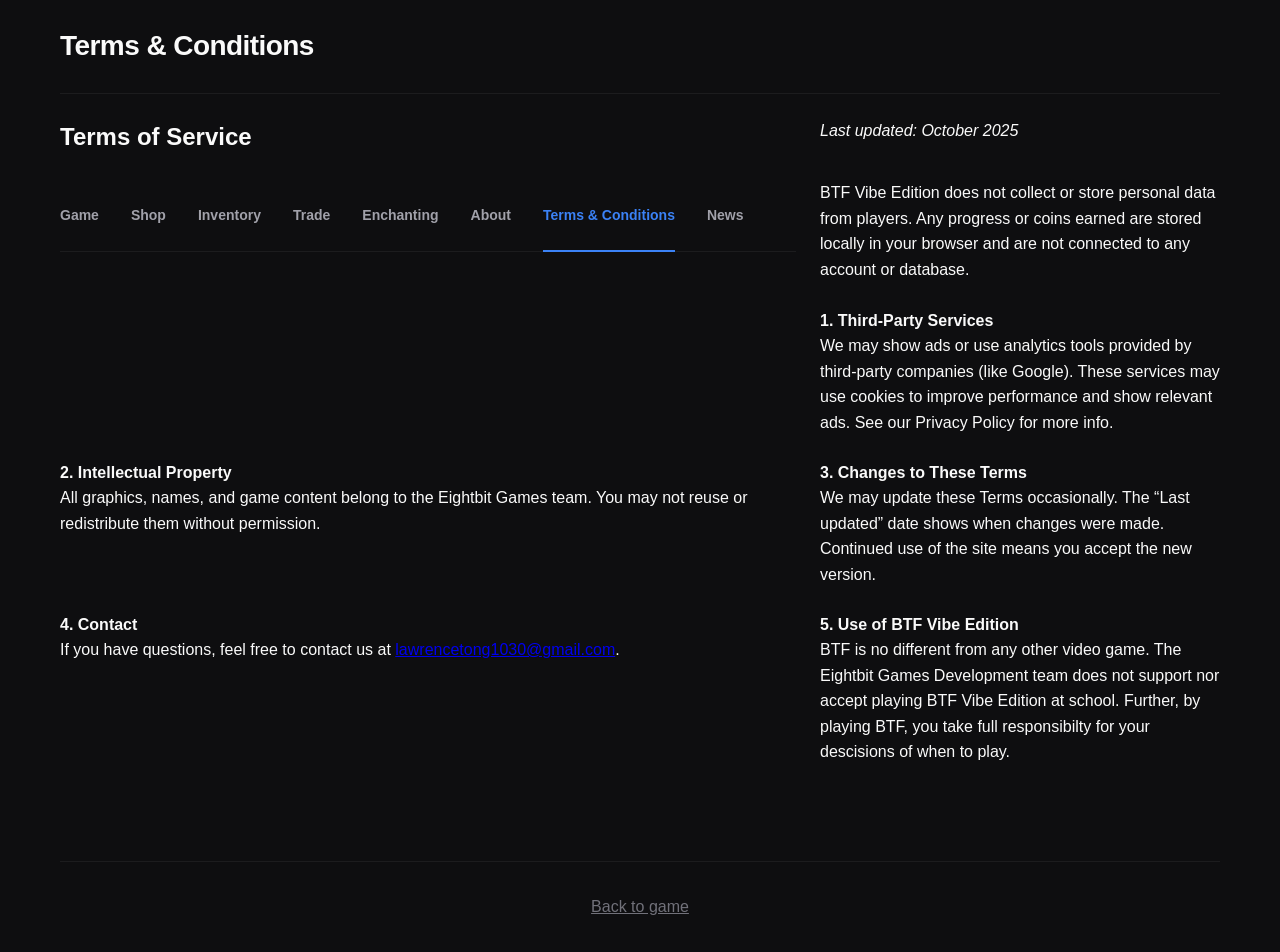
<file: public/terms.html>
<!doctype html>
<html lang="en">
<head>
  <meta charset="utf-8" />
  <meta name="viewport" content="width=device-width,initial-scale=1" />
  <title>BTF Vibe Edition</title>
  <link rel="icon" type="image/png" href="btf-christmas.png?v=2025-12-02" />
  <link rel="shortcut icon" type="image/png" href="btf-christmas.png?v=2025-12-02" />
  <link rel="apple-touch-icon" href="btf-christmas.png?v=2025-12-02" />
  <link rel="stylesheet" href="index.css" />
</head>
<body>
  <script>(function(){try{var now=Date.now();var start=new Date(2025,10,27,0,0,0).getTime();var end=new Date(2025,11,31,23,59,59).getTime();var active=now>=start&&now<=end;if(active){document.body.classList.add('event-christmas');}}catch(e){}})();</script>
  <!-- Christmas snowflake decorations -->
  <div class="christmas-snow" style="left:10%">❄️</div>
  <div class="christmas-snow" style="left:30%;animation-delay:2s">❄️</div>
  <div class="christmas-snow" style="left:50%;animation-delay:4s">❄️</div>
  <div class="christmas-snow" style="left:70%;animation-delay:1s">❄️</div>
  <div class="christmas-snow" style="left:85%;animation-delay:3s">❄️</div>

  <div class="container">
    <header>
      <h1><span class="christmas-shimmer">Terms & Conditions</span></h1>
      <p class="subtitle christmas-subtitle" style="font-size:13px;color:#c41e3a;font-weight:700;margin:4px 0 0 0;text-shadow: 0 1px 2px rgba(0,0,0,0.5);"> Merry Christmas! </p>
    </header>
    <main>
      <h2>Terms of Service</h2>
      <p><em>Last updated: October 2025</em></p>
    <nav class="nav-bar">
      <a href="index.html">Game</a>
      <a href="shop.html">Shop</a>
      <a href="inventory.html">Inventory</a>
      <a href="trade.html">Trade</a>
      <a href="enchant.html">Enchanting</a>
      <a href="about.html">About</a>
      <a href="terms.html" class="active">Terms &amp; Conditions</a>
      <a href="news.html">News</a>
    </nav>
      BTF Vibe Edition does not collect or store personal data from players. Any progress or coins earned are stored locally in your browser and are not connected to any account or database.</p>

      <p><strong>1. Third-Party Services</strong><br>
      We may show ads or use analytics tools provided by third-party companies (like Google). These services may use cookies to improve performance and show relevant ads. See our Privacy Policy for more info.</p>

      <p><strong>2. Intellectual Property</strong><br>
      All graphics, names, and game content belong to the Eightbit Games team. You may not reuse or redistribute them without permission.</p>

      <p><strong>3. Changes to These Terms</strong><br>
      We may update these Terms occasionally. The “Last updated” date shows when changes were made. Continued use of the site means you accept the new version.</p>

      <p><strong>4. Contact</strong><br>
      If you have questions, feel free to contact us at <a href="mailto:lawrencetong1030@gmail.com">lawrencetong1030@gmail.com</a>.</p>

      <p><strong>5. Use of BTF Vibe Edition</strong><br>
      BTF is no different from any other video game. The Eightbit Games Development team does not support nor accept playing BTF Vibe Edition at school. Further, by playing BTF, you take full responsibilty for your descisions of when to play.</p>
    </main>
    <footer>
      <a href="index.html" style="color:var(--muted);">Back to game</a>
    </footer>
  </div>
  <script src="bundle.js"></script>
  
</body>
</html>
</file>
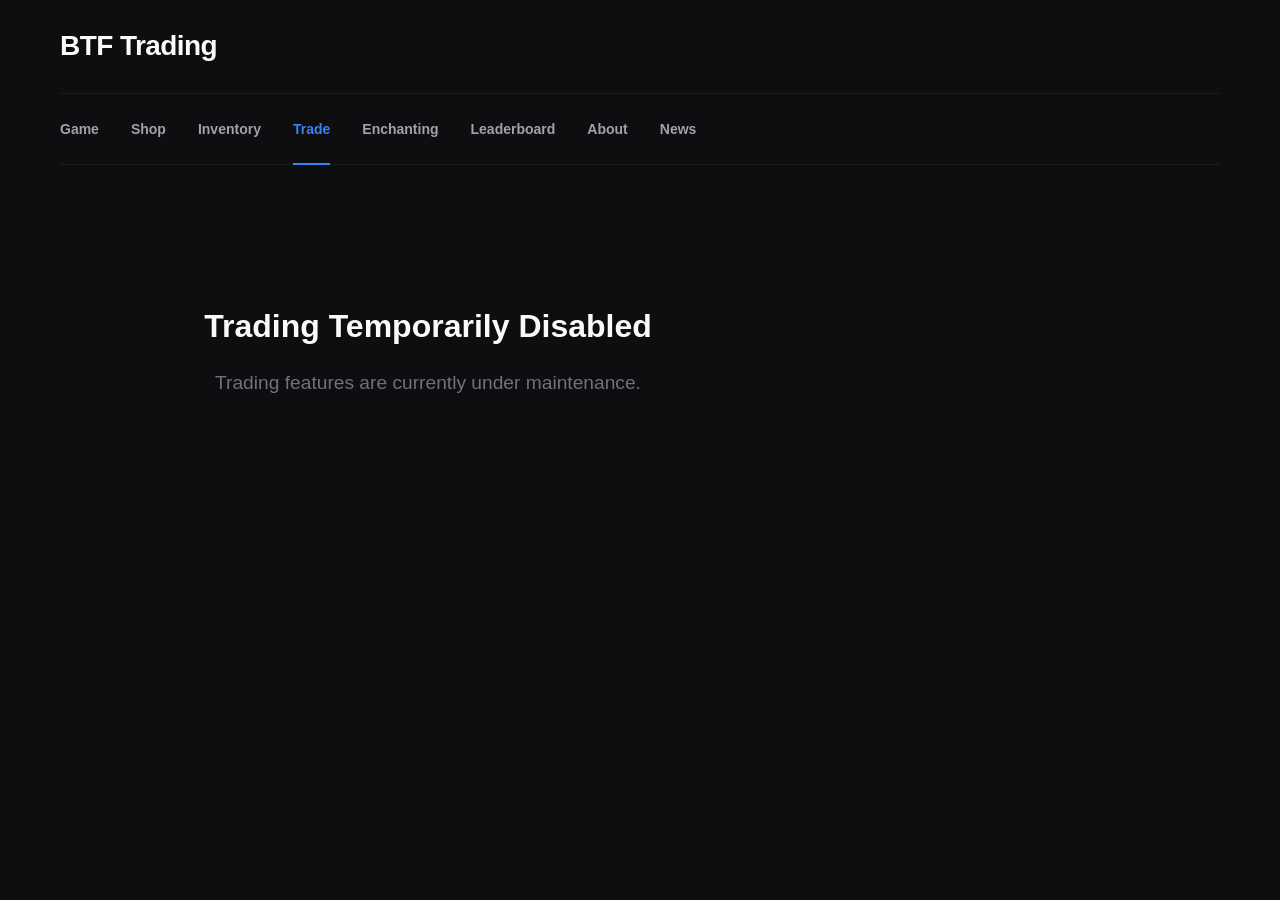
<file: public/trade.html>
﻿<!doctype html>
<html lang="en">
<head>
    <meta charset="utf-8" />
    <meta name="viewport" content="width=device-width,initial-scale=1" />
    <title>Trade Disabled - BTF</title>
    <link rel="icon" type="image/png" href="btf-christmas.png?v=2025-12-02" />
    <link rel="shortcut icon" type="image/png" href="btf-christmas.png?v=2025-12-02" />
    <link rel="apple-touch-icon" href="btf-christmas.png?v=2025-12-02" />
    <link rel="stylesheet" href="index.css" />
</head>
<body>
    <!-- Autumn leaf decorations -->
    <div class="autumn-leaves" style="left:10%">🍂</div>
    <div class="autumn-leaves" style="left:30%;animation-delay:2s">🍁</div>
    <div class="autumn-leaves" style="left:50%;animation-delay:4s">🍂</div>
    <div class="autumn-leaves" style="left:70%;animation-delay:1s">🍁</div>
    <div class="autumn-leaves" style="left:85%;animation-delay:3s">🍂</div>

    <div class="container">
        <header>
            <h1><span class="christmas-shimmer">BTF Trading</span></h1>
            <p class="subtitle christmas-subtitle" style="font-size:13px;color:#c41e3a;font-weight:700;margin:4px 0 0 0;text-shadow: 0 1px 2px rgba(0,0,0,0.5);"> Merry Christmas! </p>
        </header>
        <nav class="nav-bar">
            <a href="index.html">Game</a>
            <a href="shop.html">Shop</a>
            <a href="inventory.html">Inventory</a>
            <a href="trade.html" class="active">Trade</a>
            <a href="enchant.html">Enchanting</a>
            <a href="leaderboard.html">Leaderboard</a>
            <a href="about.html">About</a>
            <a href="news.html">News</a>
        </nav>
        <main>
            <div style="padding:60px 20px;text-align:center">
                <div style="font-size:4em;margin-bottom:20px"></div>
                <h2 style="font-size:2em;margin-bottom:16px">Trading Temporarily Disabled</h2>
                <p style="color:var(--muted);font-size:1.2em">Trading features are currently under maintenance.</p>
            </div>
        </main>
    </div>
    <script src="bundle.js"></script>

    
</body>
</html>
</file>
<file: public/index.css>
:root{
	--bg:#0e0e10;
	--card:#18181b;
	--card-hover:#1e1e22;
	--accent:#3b82f6;
	--accent-hover:#2563eb;
	--muted:#71717a;
	--text:#fafafa;
	--text-secondary:#a1a1aa;
	--border:rgba(255,255,255,0.06);
	--glass:rgba(255,255,255,0.03);
	--common: #ffffff;
	--rare: #3b82f6;
	--epic: #8b5cf6;
	--special: #a855f7;
	--legendary: #f97316;
	--spooky: #ff7a18;
	--chromatic: #ff5bd1;
	--unique: #00bfff;
	--godly: #ffd700;
	--festive: #c41e3a;
	--eternal: #10b981;
}
*{box-sizing:border-box;margin:0;padding:0}
html,body{height:100%;width:100%}
body{
	margin:0;
	font-family:-apple-system,BlinkMacSystemFont,'Segoe UI',Roboto,Oxygen,Ubuntu,Cantarell,'Helvetica Neue',sans-serif;
	background:#0e0e10;
	color:var(--text);
	line-height:1.6;
}
.container{max-width:1200px;margin:0 auto;padding:0 20px}
header{display:flex;align-items:center;justify-content:space-between;padding:24px 0;border-bottom:1px solid var(--border)}
header h1{margin:0;font-size:28px;font-weight:800;letter-spacing:-0.02em}
.halloween-shimmer,.christmas-shimmer{
	display:inline-block;
	background:linear-gradient(90deg,#3b82f6 0%, #8b5cf6 50%, #3b82f6 100%);
	background-size:200% auto;
	-webkit-background-clip:text;
	background-clip:text;
	color:transparent;
	animation:halloweenShift 3s linear infinite;
	font-weight:800;
}
.subtitle{
	font-size:12px;
	color:var(--text-secondary);
	font-weight:600;
	margin-top:4px;
}

@keyframes halloweenShift{
	0%{ background-position: 0% 50%; }
	50%{ background-position: 100% 50%; }
	100%{ background-position: 0% 50%; }
}

.thanksgiving-shimmer{ color: inherit; font-weight:800; }
.event-thanksgiving .thanksgiving-shimmer{
	display:inline-block;
	background: linear-gradient(90deg, #ff8c00 0%, #ffa500 25%, #d2691e 50%, #ff6347 75%, #ff8c00 100%);
	background-size: 200% 100%;
	-webkit-background-clip: text;
	background-clip: text;
	color: transparent;
	animation: thanksgivingShift 4s ease-in-out infinite;
}

@keyframes thanksgivingShift{
	0%{ background-position: 0% 50%; }
	50%{ background-position: 100% 50%; }
	100%{ background-position: 0% 50%; }
}

.autumn-leaves{ display:none; position: fixed; top: -50px; pointer-events: none; z-index: 1; font-size: 24px; opacity: 0.7; animation: fallLeaves 8s linear infinite; }
.event-thanksgiving .autumn-leaves{ display:block; }

.thanksgiving-subtitle{ display:none; }
.event-thanksgiving .thanksgiving-subtitle{ display:block; }

/* Christmas content disabled */
.christmas-shimmer{ color: inherit; font-weight:800; background:none; -webkit-background-clip: initial; background-clip: initial; animation:none; }
.christmas-snow, .christmas-subtitle, #christmasShopItem, #christmasGiftItem{ display:none !important; }


@keyframes fallSnow{
	0%{ transform: translateY(0) rotate(0deg); opacity: 0.8; }
	50%{ opacity: 1; transform: translateX(20px); }
	100%{ transform: translateY(100vh) rotate(180deg); opacity: 0; }
}

#thanksgivingShopItem{ display:none; }
.event-thanksgiving #thanksgivingShopItem{ display:flex; }

@keyframes fallLeaves{
	0%{ transform: translateY(0) rotate(0deg); opacity: 0.7; }
	50%{ opacity: 0.9; }
	100%{ transform: translateY(100vh) rotate(360deg); opacity: 0; }
}

.wallet{font-weight:600;color:var(--text);font-size:15px}
.wallet::before{
	content:'';
	display:none;
}

.ep-display{
	font-weight:600;
	color:var(--text);
	font-size:14px;
	margin-top:4px;
}
.ep-display::before{
	content:'';
	display:none;
}
.ep-display #epDisplay{
	color:#a855f7;
	font-weight:600;
}

.nav-bar {
    background:transparent;
    padding:16px 0;
    display:flex;
    gap:32px;
    margin-bottom:32px;
    border-bottom:1px solid var(--border);
}
.nav-bar a {
    text-decoration:none;
    color:var(--text-secondary);
    font-weight:600;
    font-size:14px;
    padding:8px 0;
    transition:color 0.2s ease;
    position:relative;
}
.nav-bar a:hover {
    color:var(--text);
}
.nav-bar a.active {
    color:var(--accent);
}
.nav-bar a.active::after {
    content:'';
    position:absolute;
    bottom:-17px;
    left:0;
    right:0;
    height:2px;
    background:var(--accent);
}

/* Hero Section */
.hero {
	text-align:center;
	padding:80px 0 60px 0;
	max-width:800px;
	margin:0 auto;
}
.hero-title {
	font-size:48px;
	font-weight:900;
	margin:0 0 20px 0;
	letter-spacing:-0.03em;
	line-height:1.1;
}
.hero-accent {
	background:linear-gradient(135deg, #3b82f6 0%, #8b5cf6 100%);
	-webkit-background-clip:text;
	background-clip:text;
	color:transparent;
}
.hero-subtitle {
	font-size:18px;
	color:var(--text-secondary);
	margin:0 0 32px 0;
	line-height:1.6;
}
.hero-actions {
	display:flex;
	gap:16px;
	justify-content:center;
	align-items:center;
}
.hero-actions button {
	padding:14px 28px;
	font-size:15px;
	font-weight:700;
}

main{display:grid;grid-template-columns:1fr 400px;gap:24px;padding:24px 0 48px 0}
.gacha{background:var(--card);padding:24px;border-radius:16px;border:1px solid var(--border);transition:background 0.2s ease}
.gacha:hover{background:var(--card-hover)}
.banner{font-weight:700;color:var(--text);margin-bottom:16px;font-size:18px}
.controls{display:flex;gap:12px;flex-wrap:wrap}
button{background:var(--accent);border:0;padding:12px 20px;border-radius:8px;color:white;font-weight:600;cursor:pointer;transition:all 0.2s ease;font-size:14px}
button:hover{background:var(--accent-hover);transform:translateY(-1px);box-shadow:0 4px 12px rgba(59,130,246,0.3)}
button:active{transform:translateY(0)}
button.muted{background:var(--card);color:var(--text-secondary);border:1px solid var(--border)}
button.muted:hover{background:var(--card-hover);color:var(--text)}

.result-area{margin-top:20px;display:flex;gap:12px;flex-wrap:wrap;min-height:100px}
.result-card{width:110px;height:130px;border-radius:12px;background:var(--card-hover);display:flex;flex-direction:column;align-items:center;justify-content:center;padding:12px;border:1px solid var(--border);opacity:0;transform:scale(0)}
.result-card:hover{transform:translateY(-2px);box-shadow:0 8px 20px rgba(0,0,0,0.3)}
.rarity-common{border-color:rgba(255,255,255,0.02)}
.rarity-rare{border-color:#3b82f6;box-shadow:0 6px 18px rgba(59,130,246,0.12)}
.rarity-legendary{border-color:#f97316;box-shadow:0 8px 24px rgba(249,115,22,0.14)}
.rarity-epic{border-color:#8b5cf6;box-shadow:0 8px 24px rgba(139,92,246,0.12)}
.rarity-special{border-color:#a855f7;box-shadow:0 8px 28px rgba(168,85,247,0.25)}
.rarity-chromatic{border-color:transparent;box-shadow:0 10px 30px rgba(255,255,255,0.06);position:relative;overflow:hidden}
.pet-name{margin-top:6px;font-size:13px;text-align:center}

.inventory,.capsule{background:var(--card);padding:24px;border-radius:16px;border:1px solid var(--border);transition:background 0.2s ease}
.inventory:hover,.capsule:hover{background:var(--card-hover)}
.inventory-list{display:grid;grid-template-columns:1fr;gap:10px;max-height:500px;overflow-y:auto;padding:4px}
.inventory-list::-webkit-scrollbar{width:8px}
.inventory-list::-webkit-scrollbar-track{background:var(--card)}
.inventory-list::-webkit-scrollbar-thumb{background:var(--border);border-radius:4px}
.inventory-list::-webkit-scrollbar-thumb:hover{background:var(--text-secondary)}
.inventory-item{display:flex;align-items:center;gap:12px;padding:12px;border-radius:10px;background:var(--card-hover);border:1px solid var(--border);transition:all 0.2s ease}
.inventory-item:hover{background:rgba(255,255,255,0.04);transform:translateX(4px)}
.badge{display:inline-block;padding:4px 10px;border-radius:6px;font-size:11px;font-weight:700;white-space:nowrap;text-transform:uppercase;letter-spacing:0.5px}
.badge.common{background:#849090;color:#000000}
.badge.rare{background:#0062ff;color:#05224b}
.badge.legendary{background:linear-gradient(90deg,#ff9800,#ffd700,#ffeb3b,#ffd700,#ff9800);background-size:200% 100%;color:#331204;position:relative;overflow:hidden;animation:goldShimmer 2.5s linear infinite}
.badge.epic{background:linear-gradient(90deg,#7c3aed,#06b6d4);color:white}
.badge.chromatic{background:linear-gradient(90deg,#ff5bd1,#ffd800,#39ff14,#00e0ff,#ff5bd1);color:#111}
.badge.special{background:linear-gradient(90deg,#7300ff,#e72fff, #9900ff);color:white;position:relative;overflow:hidden}
.badge.unique{background:linear-gradient(90deg,#050a1f 0%, #0d1b3a 10%, #1a3366 20%, #2952a3 30%, #00bfff 40%, #4dd0ff 50%, #00bfff 60%, #2952a3 70%, #1a3366 80%, #0d1b3a 90%, #050a1f 100%);background-size:200% 100%;color:#ffffff;position:relative;overflow:hidden;animation:goldShimmer 2.5s linear infinite;font-weight:800;text-shadow:0 0 15px rgba(0,191,255,0.95), 0 0 25px rgba(77,208,255,0.7), 0 0 35px rgba(41,82,163,0.5)}
.badge.godly{background:linear-gradient(90deg,#ff2d2d,#ff6a00,#ffae00,#ffd700,#fff0a6,#ffd700,#ff6a00,#ff2d2d);background-size:200% 100%;color:#ffffff;position:relative;overflow:hidden;animation:godlyShift 4s linear infinite;font-weight:900;text-shadow:0 0 10px rgba(255,244,214,0.9), 0 0 20px rgba(255,215,0,0.7), 0 0 30px rgba(255,165,0,0.5)}
.badge.eternal{background:linear-gradient(90deg,#10b981,#059669,#047857,#059669,#10b981);background-size:200% 100%;color:#ffffff;position:relative;overflow:hidden;animation:eternalShift 3s linear infinite;font-weight:900;text-shadow:0 0 12px rgba(16,185,129,0.95), 0 0 24px rgba(5,150,105,0.7), 0 0 36px rgba(4,120,87,0.5)}
.badge.new{background:#10b981;color:white;box-shadow:0 0 0 1px rgba(255,255,255,0.06) inset}

/* Spooky rarity (Halloween) */
.badge.spooky{background: linear-gradient(90deg,#ff7a18,#8e2de2); color: white}
.rarity-spooky{ border-color: transparent; box-shadow: 0 8px 30px rgba(255,122,24,0.18); position: relative; overflow: hidden }

/* Festive rarity (Christmas) */
.badge.festive{
	background: linear-gradient(90deg,#c41e3a,#228b22,#c41e3a);
	background-size: 200% 100%;
	animation: christmasShift 3.2s linear infinite;
	color: white;
	font-weight:700;
}
.rarity-festive{ border-color: transparent; box-shadow: 0 8px 30px rgba(196,30,58,0.25); position: relative; overflow: hidden }

.rarity-unique{ border-color:#00bfff; box-shadow: 0 0 20px rgba(0,191,255,0.8), 0 0 40px rgba(77,208,255,0.5), 0 0 60px rgba(41,82,163,0.3); position:relative; overflow:hidden; animation:uniqueGlow 2s ease-in-out infinite }

.rarity-eternal{ border-color:#10b981; box-shadow: 0 0 25px rgba(16, 185, 129, 0.9), 0 0 50px rgba(5, 150, 105, 0.6), 0 0 75px rgba(4, 120, 87, 0.4), 0 0 100px rgba(52, 211, 153, 0.3); position:relative; overflow:hidden; animation:eternalGlow 2.5s ease-in-out infinite }

@keyframes eternalGlow{
	0%{ box-shadow: 0 0 25px rgba(16, 185, 129, 0.6), 0 0 50px rgba(5, 150, 105, 0.3), 0 0 75px rgba(4, 120, 87, 0.2); }
	50%{ box-shadow: 0 0 35px rgba(16, 185, 129, 1), 0 0 70px rgba(5, 150, 105, 0.8), 0 0 100px rgba(52, 211, 153, 0.5), 0 0 130px rgba(16, 185, 129, 0.3); }
	100%{ box-shadow: 0 0 25px rgba(16, 185, 129, 0.6), 0 0 50px rgba(5, 150, 105, 0.3), 0 0 75px rgba(4, 120, 87, 0.2); }
}

.inventory-item.spooky{ position: relative; overflow: hidden; }
.inventory-item.spooky::after{
	content: '';
	position: absolute; left: -15%; top: -15%; right: -15%; bottom: -15%;
	background: linear-gradient(90deg,#ff7a18, #8e2de2, #ff7a18);
	mix-blend-mode: screen; opacity: 0.7;
	filter: blur(10px) saturate(1.1);
	animation: chromaShift 3s linear infinite;
	pointer-events:none;
}

.inventory-item.festive{ position: relative; overflow: hidden; }
.inventory-item.festive::after{
	content: '';
	position: absolute;
	left: -15%; top: -15%; right: -15%; bottom: -15%;
	background: linear-gradient(90deg,
		#d32f2f 0%, #1b5e20 50%, #d32f2f 100%);
	background-size: 200% 100%;
	opacity: 0.7;
	mix-blend-mode: screen;
	pointer-events: none;
	filter: blur(12px) saturate(1.1);
	transform: translateZ(0);
	animation: christmasShift 4s linear infinite;
}

.rarity-spooky::after{
	content: '';
	position: absolute; left: -15%; top: -15%; right: -15%; bottom: -15%;
	background: linear-gradient(90deg,#ff7a18, #8e2de2, #ff7a18);
	mix-blend-mode: screen; opacity: 0.7;
	filter: blur(10px) saturate(1.1);
	animation: chromaShift 3s linear infinite;
	pointer-events:none;
}

.rarity-festive::after{
	content: '';
	position: absolute; left: -15%; top: -15%; right: -15%; bottom: -15%;
	background: linear-gradient(90deg,#c41e3a, #228b22, #c41e3a);
	mix-blend-mode: screen; opacity: 0.7;
	filter: blur(10px) saturate(1.1);
	animation: christmasShift 4s linear infinite;
	pointer-events:none;
}

/* rainbow shimmer animation for chromatic */
/* shimmering rainbow overlay used by chromatic elements */
.inventory-item.chromatic{ position: relative; overflow: hidden; }
.inventory-item.chromatic::after{
	content: '';
	position: absolute;
	left: -15%; top: -15%; right: -15%; bottom: -15%;
	background: linear-gradient(90deg,
		#ff5bd1 0%, #ffd800 20%, #39ff14 40%, #00e0ff 60%, #ff5bd1 80%);
	background-size: 200% 100%;
	opacity: 0.7;
	mix-blend-mode: screen;
	pointer-events: none;
	filter: blur(12px) saturate(1.1);
	transform: translateZ(0);
	animation: chromaShift 3s linear infinite;
}

.inventory-item.godly{ position: relative; overflow: hidden; background:linear-gradient(90deg,#ff2d2d,#ff6a00,#ffae00,#ffd700,#fff0a6,#ffd700,#ff6a00,#ff2d2d); color:#ffffff; border:1px solid rgba(255,215,0,0.28) }
.inventory-item.godly::after{
	content: '';
	position: absolute;
	left: -15%; top: -15%; right: -15%; bottom: -15%;
	background: linear-gradient(90deg,
		#ff2d2d 0%, #ff6a00 16%, #ffae00 32%, #ffd700 48%, #fff0a6 64%, #ffd700 80%, #ff6a00 90%, #ff2d2d 100%);
	background-size: 200% 100%;
	opacity: 0.75;
	mix-blend-mode: screen;
	pointer-events: none;
	filter: blur(14px) saturate(1.3);
	transform: translateZ(0);
	animation: godlyShift 4s linear infinite;
}

.inventory-item.eternal{ position: relative; overflow: hidden; background:linear-gradient(90deg, #10b981, #059669, #047857); }
.inventory-item.eternal::after{
	content: '';
	position: absolute;
	left: -15%; top: -15%; right: -15%; bottom: -15%;
	background: linear-gradient(90deg,
		#10b981 0%, #059669 25%, #047857 50%, #059669 75%, #10b981 100%);
	background-size: 200% 100%;
	opacity: 0.5;
	mix-blend-mode: screen;
	pointer-events: none;
	filter: blur(14px) saturate(1.2);
	transform: translateZ(0);
	animation: eternalShift 3s linear infinite;
}

/* make badges and result-cards display a subtler shimmer */
.badge.chromatic{ position: relative; overflow: hidden; }
.badge.chromatic::after{
	content: '';
	position: absolute; left: -10%; top: -10%; right: -10%; bottom: -10%;
	background: linear-gradient(90deg, #ff5bd1 0%, #ffd800 25%, #39ff14 50%, #00e0ff 75%, #ff5bd1 100%);
	background-size: 200% 100%;
	opacity: 0.85;
	mix-blend-mode: overlay;
	filter: blur(6px);
	animation: chromaShift 3.2s linear infinite;
	pointer-events:none;
}

.badge.godly{ position: relative; overflow: hidden; }
.badge.godly::after{
	content: '';
	position: absolute; left: -10%; top: -10%; right: -10%; bottom: -10%;
	background: linear-gradient(90deg, #ff2d2d 0%, #ff6a00 16%, #ffae00 32%, #ffd700 48%, #fff0a6 64%, #ffd700 80%, #ff6a00 90%, #ff2d2d 100%);
	background-size: 200% 100%;
	opacity: 0.9;
	mix-blend-mode: overlay;
	filter: blur(7px);
	animation: godlyShift 4s linear infinite;
	pointer-events:none;
}

.result-card.chromatic{ position: relative; overflow: hidden; }
.result-card.chromatic::after{
	content: '';
	position: absolute; left: -15%; top: -15%; right: -15%; bottom: -15%;
	background: linear-gradient(90deg, #ff5bd1 0%, #ffd800 20%, #39ff14 40%, #00e0ff 60%, #ff5bd1 80%);
	background-size: 200% 100%;
	opacity: 0.7;
	mix-blend-mode: screen;
	filter: blur(14px) saturate(1.1);
	animation: chromaShift 3s linear infinite;
	pointer-events:none;
}

.result-card.godly{ position: relative; overflow: hidden; will-change: transform, filter; }
.result-card.eternal{ position: relative; overflow: hidden; will-change: transform, filter; background: linear-gradient(135deg, rgba(16, 185, 129, 0.1), rgba(5, 150, 105, 0.05)); }
.result-card.eternal::after{
	content: '';
	position: absolute;
	top: -50%;
	left: -50%;
	width: 200%;
	height: 200%;
	background: linear-gradient(45deg, transparent 30%, rgba(16, 185, 129, 0.12) 50%, transparent 70%);
	animation: eternalShift 3s linear infinite;
	pointer-events: none;
}
.result-card.godly::after{
	content: '';
	position: absolute; left: -15%; top: -15%; right: -15%; bottom: -15%;
	background: linear-gradient(90deg, #ff2d2d 0%, #ff6a00 16%, #ffae00 32%, #ffd700 48%, #fff0a6 64%, #ffd700 80%, #ff6a00 90%, #ff2d2d 100%);
	background-size: 200% 100%;
	opacity: 0.75;
	mix-blend-mode: screen;
	filter: blur(15px) saturate(1.3);
	animation: godlyShift 4s linear infinite;
	pointer-events:none;
}

.result-card.festive{ position: relative; overflow: hidden; }
.result-card.festive::after{
	content: '';
	position: absolute; left: -15%; top: -15%; right: -15%; bottom: -15%;
	background: linear-gradient(90deg, #d32f2f 0%, #1b5e20 50%, #d32f2f 100%);
	background-size: 200% 100%;
	opacity: 0.7;
	mix-blend-mode: screen;
	filter: blur(14px) saturate(1.1);
	animation: christmasShift 4s linear infinite;
	pointer-events:none;
}

/* Unique rarity shimmer */
.inventory-item.unique{ position: relative; overflow: hidden; }
.inventory-item.unique::after{
	content: '';
	position: absolute; left: -20%; top: -20%; right: -20%; bottom: -20%;
	background: linear-gradient(90deg, #050a1f 0%, #1a3366 20%, #2952a3 35%, #00bfff 50%, #2952a3 65%, #1a3366 80%, #050a1f 100%);
	background-size: 200% 100%;
	opacity: 0.7;
	mix-blend-mode: screen;
	filter: blur(12px);
	animation: goldShimmer 3s linear infinite;
	pointer-events:none;
}

.rarity-unique::after{
	content: '';
	position: absolute; left: -20%; top: -20%; right: -20%; bottom: -20%;
	background: linear-gradient(90deg, #050a1f 0%, #1a3366 20%, #2952a3 35%, #00bfff 50%, #2952a3 65%, #1a3366 80%, #050a1f 100%);
	background-size: 200% 100%;
	opacity: 0.7;
	mix-blend-mode: screen;
	filter: blur(12px);
	animation: goldShimmer 3s linear infinite;
	pointer-events:none;
}

.result-card.unique{ position: relative; overflow: hidden; }
.result-card.unique::after{
	content: '';
	position: absolute; left: -15%; top: -15%; right: -15%; bottom: -15%;
	background: linear-gradient(90deg, #050a1f 0%, #1a3366 20%, #2952a3 35%, #00bfff 50%, #2952a3 65%, #1a3366 80%, #050a1f 100%);
	background-size: 200% 100%;
	opacity: 0.7;
	mix-blend-mode: screen;
	filter: blur(14px) saturate(1.2);
	animation: goldShimmer 2.5s linear infinite;
	pointer-events:none;
}

@keyframes chromaShift{
	0%{ background-position: 0% 50%; }
	50%{ background-position: 100% 50%; }
	100%{ background-position: 0% 50%; }
}

@keyframes goldShimmer{
	0%{ background-position: 0% 50%; }
	50%{ background-position: 100% 50%; }
	100%{ background-position: 0% 50%; }
}

@keyframes godlyShift{
	0%{ background-position: 0% 50%; }
	50%{ background-position: 100% 50%; }
	100%{ background-position: 0% 50%; }
}

@keyframes uniqueGlow{
	0%{ box-shadow: 0 0 15px rgba(135,206,235,0.5), 0 0 30px rgba(255,255,255,0.3), 0 0 45px rgba(135,206,235,0.2); }
	50%{ box-shadow: 0 0 25px rgba(135,206,235,0.9), 0 0 50px rgba(255,255,255,0.5), 0 0 75px rgba(135,206,235,0.3); }
	100%{ box-shadow: 0 0 15px rgba(135,206,235,0.5), 0 0 30px rgba(255,255,255,0.3), 0 0 45px rgba(135,206,235,0.2); }
}

@keyframes uniqueReveal{
	0%{ transform: scale(0.3) rotate(-20deg); opacity: 0; filter: blur(10px) brightness(0); }
	30%{ transform: scale(1.15) rotate(5deg); opacity: 1; filter: blur(0) brightness(2); }
	50%{ transform: scale(0.95) rotate(-3deg); filter: brightness(1.5); }
	70%{ transform: scale(1.05) rotate(2deg); }
	100%{ transform: scale(1) rotate(0); opacity: 1; filter: blur(0) brightness(1); }
}

@keyframes godlyReveal{
	0%{ transform: scale(0.2) rotate(0deg); opacity: 0; filter: blur(12px) brightness(0) hue-rotate(0deg); }
	60%{ transform: scale(1.06) rotate(216deg); opacity: 1; filter: blur(0) brightness(1.2) hue-rotate(180deg); }
	100%{ transform: scale(1) rotate(360deg); opacity: 1; filter: blur(0) brightness(1) hue-rotate(360deg); }
}

@keyframes eternalReveal{
	0%{ transform: scale(0) rotate(-45deg); opacity: 0; filter: blur(15px) brightness(0) hue-rotate(-60deg); box-shadow: 0 0 0 rgba(212, 175, 55, 0); }
	20%{ filter: blur(8px) brightness(0.5) hue-rotate(-30deg); }
	50%{ transform: scale(1.15) rotate(180deg); opacity: 1; filter: blur(2px) brightness(2) hue-rotate(0deg); box-shadow: 0 0 40px rgba(212, 175, 55, 0.8); }
	80%{ transform: scale(0.95) rotate(540deg); filter: brightness(1.3) hue-rotate(60deg); }
	100%{ transform: scale(1) rotate(720deg); opacity: 1; filter: blur(0) brightness(1) hue-rotate(360deg); box-shadow: 0 0 20px rgba(212, 175, 55, 0.6); }
}

@keyframes eternalShift{
	0%{ background-position: 0% 50%; filter: drop-shadow(0 0 10px rgba(55, 212, 68, 0.4)); }
	25%{ background-position: 50% 50%; filter: drop-shadow(0 0 20px rgba(36, 251, 197, 0.6)); }
	50%{ background-position: 100% 50%; filter: drop-shadow(0 0 30px rgba(55, 207, 212, 0.8)); }
	75%{ background-position: 50% 50%; filter: drop-shadow(0 0 20px rgba(36, 251, 240, 0.6)); }
	100%{ background-position: 0% 50%; filter: drop-shadow(0 0 10px rgba(55, 167, 212, 0.4)); }
}

footer{padding:32px 0;text-align:center;color:var(--text-secondary);border-top:1px solid var(--border);margin-top:48px}

/* Inline disclaimers */
#disclaimer{color:var(--text-secondary);font-size:13px}

/* Responsive design */
@media(max-width:1024px){
	main{grid-template-columns:1fr;gap:24px}
	.inventory{order:2}
	.hero-title{font-size:36px}
	.hero-subtitle{font-size:16px}
}

@media(max-width:640px){
	header{flex-direction:column;gap:16px;text-align:center}
	.nav-bar{flex-wrap:wrap;gap:16px;justify-content:center}
	.hero{padding:40px 0 30px 0}
	.hero-title{font-size:28px}
	.hero-subtitle{font-size:15px}
	.hero-actions{flex-direction:column;width:100%}
	.hero-actions button{width:100%}
	.result-card{width:90px;height:110px}
}

/* Capsule & sell button styles */
.capsule{background:linear-gradient(180deg, rgba(255,255,255,0.015), transparent);padding:18px;border-radius:12px}
.sell-btn{background:#10b981;border-radius:8px;padding:6px 12px;font-weight:600;color:white;border:0;transition:all 0.2s ease;cursor:pointer}
.sell-btn:hover{background:#059669;transform:translateY(-1px)}
.small{padding:6px 12px;border-radius:6px;font-size:13px}
/* add spacing between adjacent small sell buttons (Sell x1 and Sell All) */
.sell-btn.small + .sell-btn.small{margin-left:12px}
/* make the action container (right-side in inventory items) use flex and gap for reliable spacing */
.inventory-item > div:last-child{ margin-left: auto; display: flex; gap: 12px; align-items: center; }

/* Modal: Rarities & Info */
.modal{position:fixed;inset:0;display:flex;align-items:center;justify-content:center;z-index:60}
.modal-backdrop{position:absolute;inset:0;background:rgba(0,0,0,0.75);backdrop-filter:blur(4px)}
.modal-panel{position:relative;z-index:61;width:min(600px,92%);background:var(--card);border-radius:16px;padding:24px;border:1px solid var(--border);box-shadow:0 20px 60px rgba(0,0,0,0.6)}
.modal-header{display:flex;align-items:center;justify-content:space-between;margin-bottom:16px;padding-bottom:12px;border-bottom:1px solid var(--border)}
.modal-header h3{font-size:20px;font-weight:700;margin:0}
.modal-body{min-height:100px}

/* Coin pop animation */
@keyframes coinPop {
    0% { opacity: 0; transform: translate(0, 0) scale(0.8); }
    15% { opacity: 1; transform: translate(0, -2px) scale(1.1); }
    70% { opacity: 1; transform: translate(0, -20px) scale(1); }
    100% { opacity: 0; transform: translate(0, -28px) scale(0.9); }
}

.coin-pop {
    position: absolute;
    color: #fbbf24;
    font-weight: 700;
    font-size: 15px;
    pointer-events: none;
    animation: coinPop 1.2s ease-out forwards;
    text-shadow: 0 1px 2px rgba(0,0,0,0.5);
}


.coin-icon{
	height: 9px;
	width: 9px;
	vertical-align: -1px;
	margin-right: 6px;
}
/* Benny Boost coin pop variant (neon purple) */
.coin-pop.benny{
	color: #9b59ff;
	text-shadow: 0 0 8px rgba(155,89,255,0.95), 0 0 20px rgba(155,89,255,0.6);
}

/* EP pop animation */
@keyframes epPop {
    0% { opacity: 0; transform: translate(0, 0) scale(0.8); }
    15% { opacity: 1; transform: translate(0, -2px) scale(1.1); }
    70% { opacity: 1; transform: translate(0, -20px) scale(1); }
    100% { opacity: 0; transform: translate(0, -28px) scale(0.9); }
}

.ep-pop {
    position: absolute;
    color: #a855f7;
    font-weight: 700;
    font-size: 15px;
    pointer-events: none;
    animation: epPop 1.2s ease-out forwards;
    text-shadow: 0 0 8px rgba(168,85,247,0.8), 0 0 16px rgba(168,85,247,0.4);
}

/* Tears pop animation (blue) */
@keyframes tearPop {
	0% { opacity: 0; transform: translate(0, 0) scale(0.8); }
	15% { opacity: 1; transform: translate(0, -2px) scale(1.1); }
	70% { opacity: 1; transform: translate(0, -20px) scale(1); }
	100% { opacity: 0; transform: translate(0, -28px) scale(0.9); }
}

.tear-pop {
	position: absolute;
	color: #60a5fa; /* blue-400 */
	font-weight: 700;
	font-size: 15px;
	pointer-events: none;
	animation: tearPop 1.2s ease-out forwards;
	text-shadow: 0 0 8px rgba(96,165,250,0.9), 0 0 18px rgba(96,165,250,0.5);
}

/* Roll animations */
@keyframes btnPulse{ 0%{ transform:scale(1) } 50%{ transform:scale(1.04) } 100%{ transform:scale(1) } }
@keyframes popIn{ 0%{ transform: scale(0) rotate(-10deg); opacity:0 } 50%{ transform: scale(1.08) rotate(3deg); opacity:1 } 100%{ transform: scale(1) rotate(0) } }
@keyframes revealGlow{ 0%{ box-shadow:0 0 0 rgba(255,255,255,0) } 50%{ box-shadow:0 16px 40px rgba(124,58,237,0.14) } 100%{ box-shadow:0 0 0 rgba(255,255,255,0) } }

@keyframes uniqueGlow{
	0%{ box-shadow: 0 0 15px rgba(135,206,235,0.5), 0 0 30px rgba(255,255,255,0.3), 0 0 45px rgba(135,206,235,0.2); }
	50%{ box-shadow: 0 0 25px rgba(135,206,235,0.9), 0 0 50px rgba(255,255,255,0.5), 0 0 75px rgba(135,206,235,0.3); }
	100%{ box-shadow: 0 0 15px rgba(135,206,235,0.5), 0 0 30px rgba(255,255,255,0.3), 0 0 45px rgba(135,206,235,0.2); }
}

@keyframes uniqueReveal{
	0%{ transform: scale(0.3) rotate(-20deg); opacity: 0; filter: blur(10px) brightness(0); }
	30%{ transform: scale(1.15) rotate(5deg); opacity: 1; filter: blur(0) brightness(2); }
	50%{ transform: scale(0.95) rotate(-3deg); filter: brightness(1.5); }
	70%{ transform: scale(1.05) rotate(2deg); }
	100%{ transform: scale(1) rotate(0); opacity: 1; filter: blur(0) brightness(1); }
}

.controls button.anim-pulse{ animation: btnPulse 420ms ease-in-out }
.result-area.animating{ pointer-events:none; opacity:0.6 }
.result-card.pop{ animation: popIn 400ms cubic-bezier(.34,.1,.68,.55) forwards; transform-origin:center; }
.result-card.chromatic.pop{ animation: popIn 400ms cubic-bezier(.34,.1,.68,.55) forwards, chromaShift 3s linear infinite }
.result-card.godly.pop{ animation: popIn 400ms cubic-bezier(.34,.1,.68,.55) forwards, godlyShift 4s linear infinite; transform-origin:center; }
.result-card.unique.pop{ animation: popIn 400ms cubic-bezier(.34,.1,.68,.55) forwards; transform-origin:center; }
.result-card.eternal.pop{ animation: popIn 400ms cubic-bezier(.34,.1,.68,.55) forwards, eternalShift 3s linear infinite; transform-origin:center; }
.result-card.reveal-glow{ animation: revealGlow 700ms ease-in-out forwards }

/* Benny Boost glow for pets (result cards and inventory items) */
.result-card.benny-glow, .inventory-item.benny-glow{
	box-shadow: 0 0 12px rgba(155,89,255,0.9), 0 0 28px rgba(155,89,255,0.45) !important;
	border: 1px solid rgba(155,89,255,0.6) !important;
}

#idk {
	font-weight: bold;
}

#idk2 {
	font-weight: bold;
}

/* Enchantment badge styles for pet info modal */
.enchant-badge {
	background: var(--glass);
	border-radius: 8px;
	padding: 10px 12px;
	border-left: 3px solid var(--accent);
}
.enchant-tier-1 {
	border-left-color: #10b981;
}
.enchant-tier-2 {
	border-left-color: #3b82f6;
}
.enchant-tier-3 {
	border-left-color: #a855f7;
}

/* Enchantment badge styles for pet info modal */
.enchant-badge {
	background: var(--glass);
	border-radius: 8px;
	padding: 10px 12px;
	border-left: 3px solid var(--accent);
}
.enchant-tier-1 {
	border-left-color: #10b981;
}
.enchant-tier-2 {
	border-left-color: #3b82f6;
}
.enchant-tier-3 {
	border-left-color: #a855f7;
}


.claim-popup {
display: none;
position: fixed;
top: 0;
left: 0;
right: 0;
bottom: 0;
background: rgba(0, 0, 0, 0.7);
z-index: 9999;
align-items: center;
justify-content: center;
pointer-events: auto;
}

.claim-popup-content {
background: var(--card);
border: 1px solid var(--border);
border-radius: 10px;
padding: 24px;
box-shadow: 0 8px 32px rgba(0, 0, 0, 0.5);
display: flex;
flex-direction: column;
gap: 12px;
max-width: 400px;
width: 90%;
pointer-events: auto;
}

.claim-popup-content label {
font-weight: 600;
color: var(--text);
margin-bottom: 4px;
}

.claim-popup-content input {
pointer-events: auto;
}

.claim-popup-content button {
pointer-events: auto;
cursor: pointer;
}
</file>
